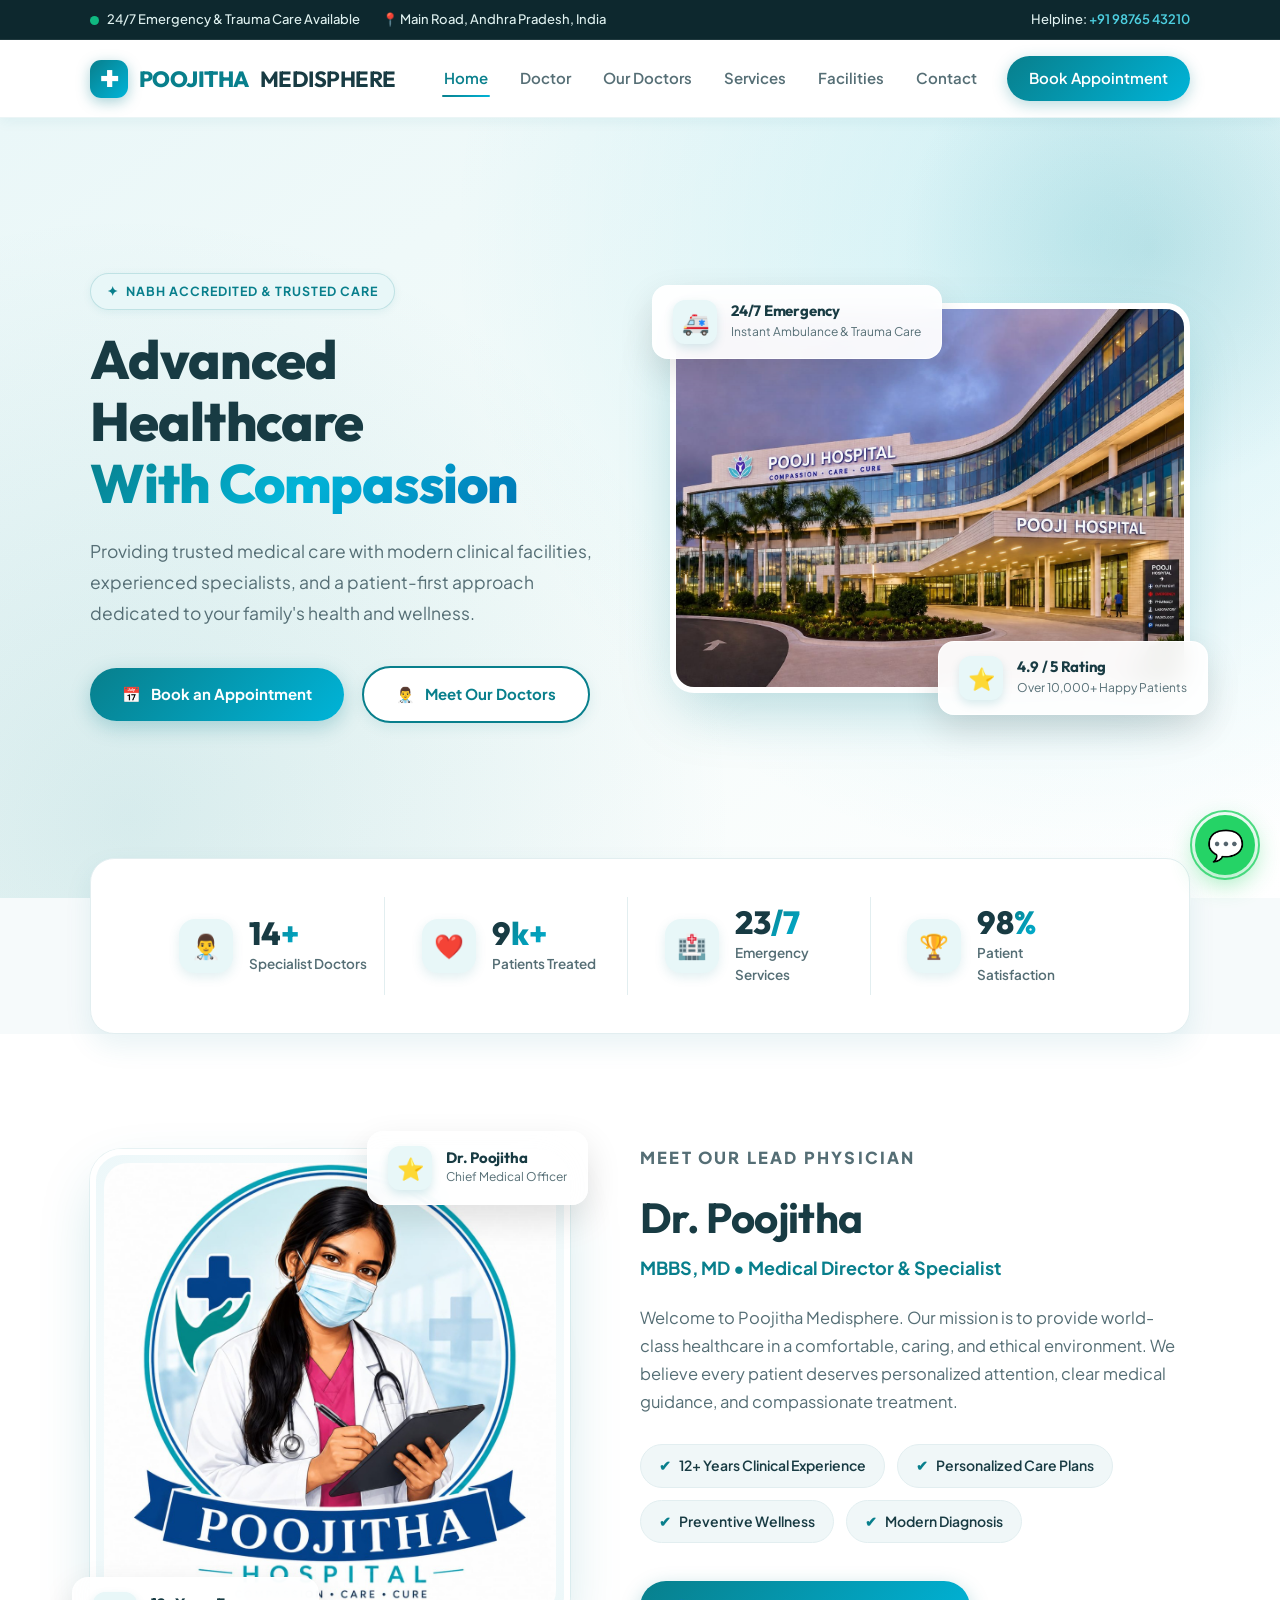
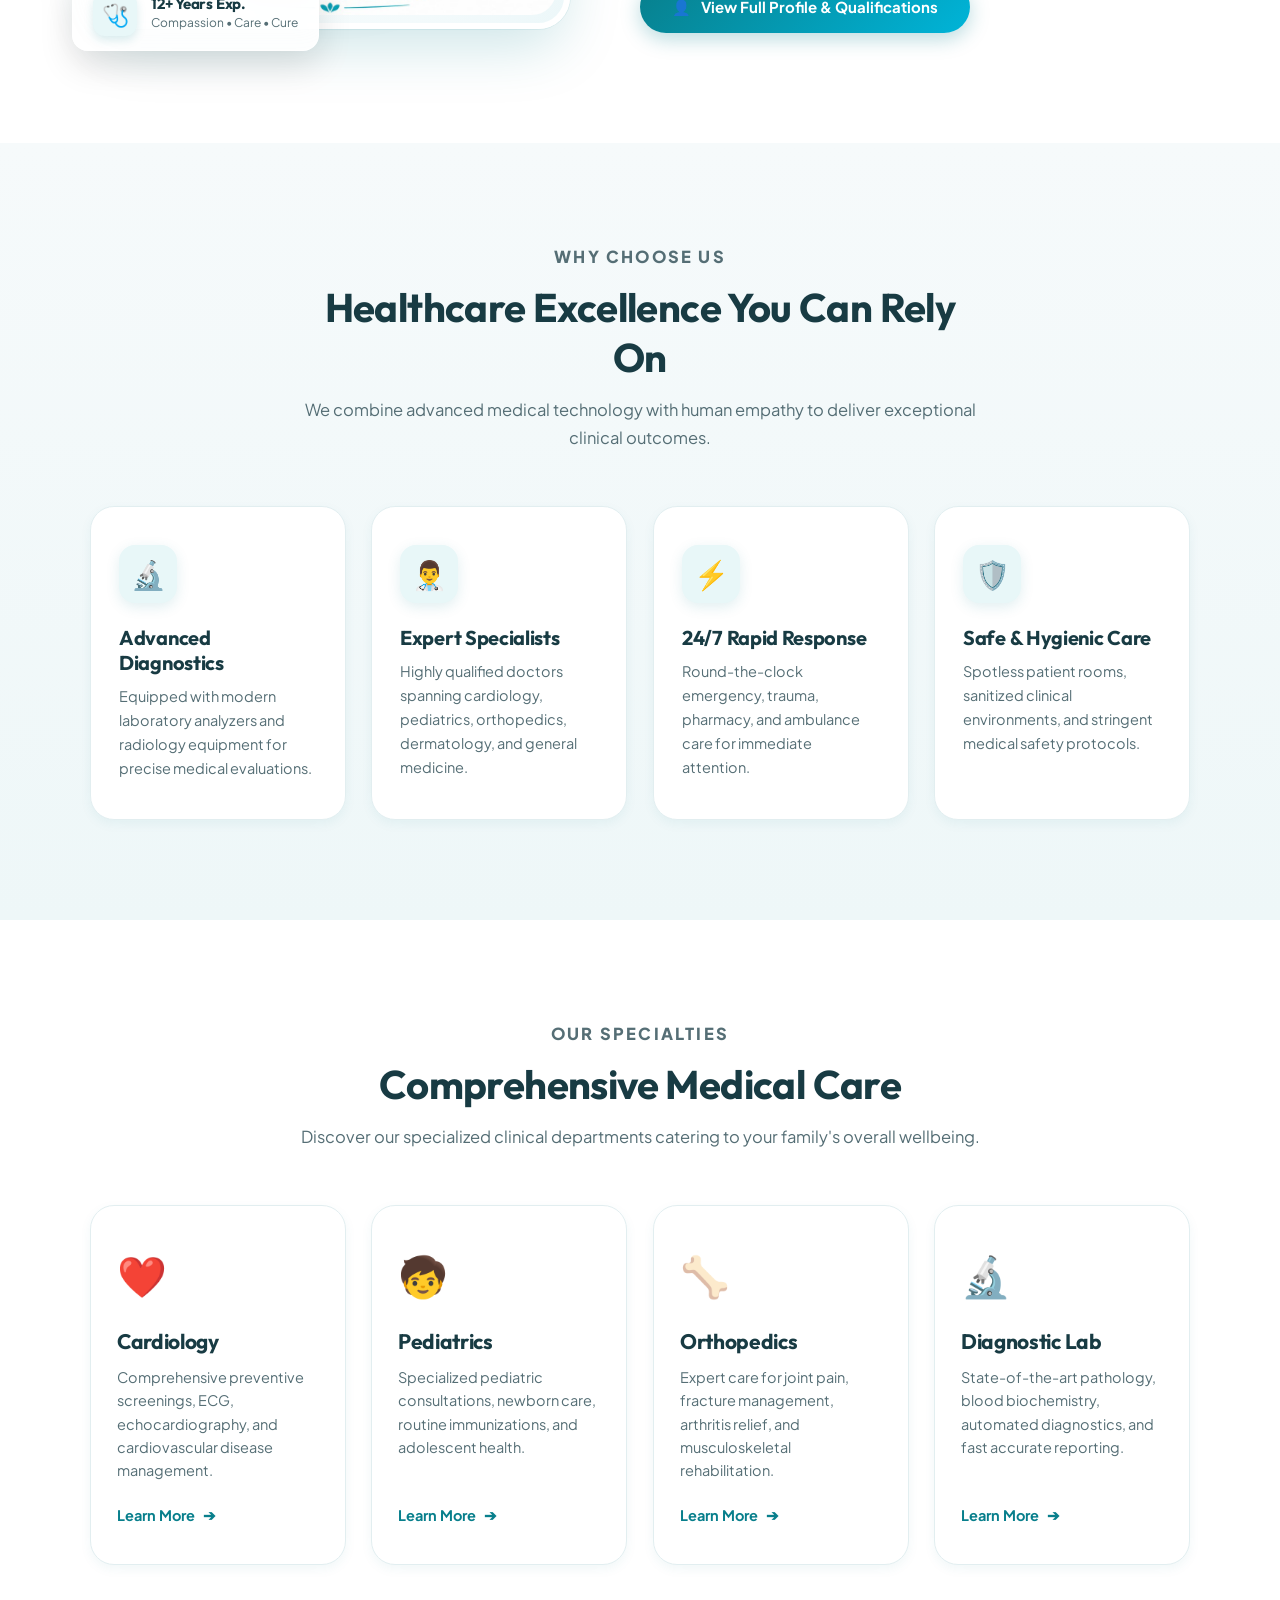
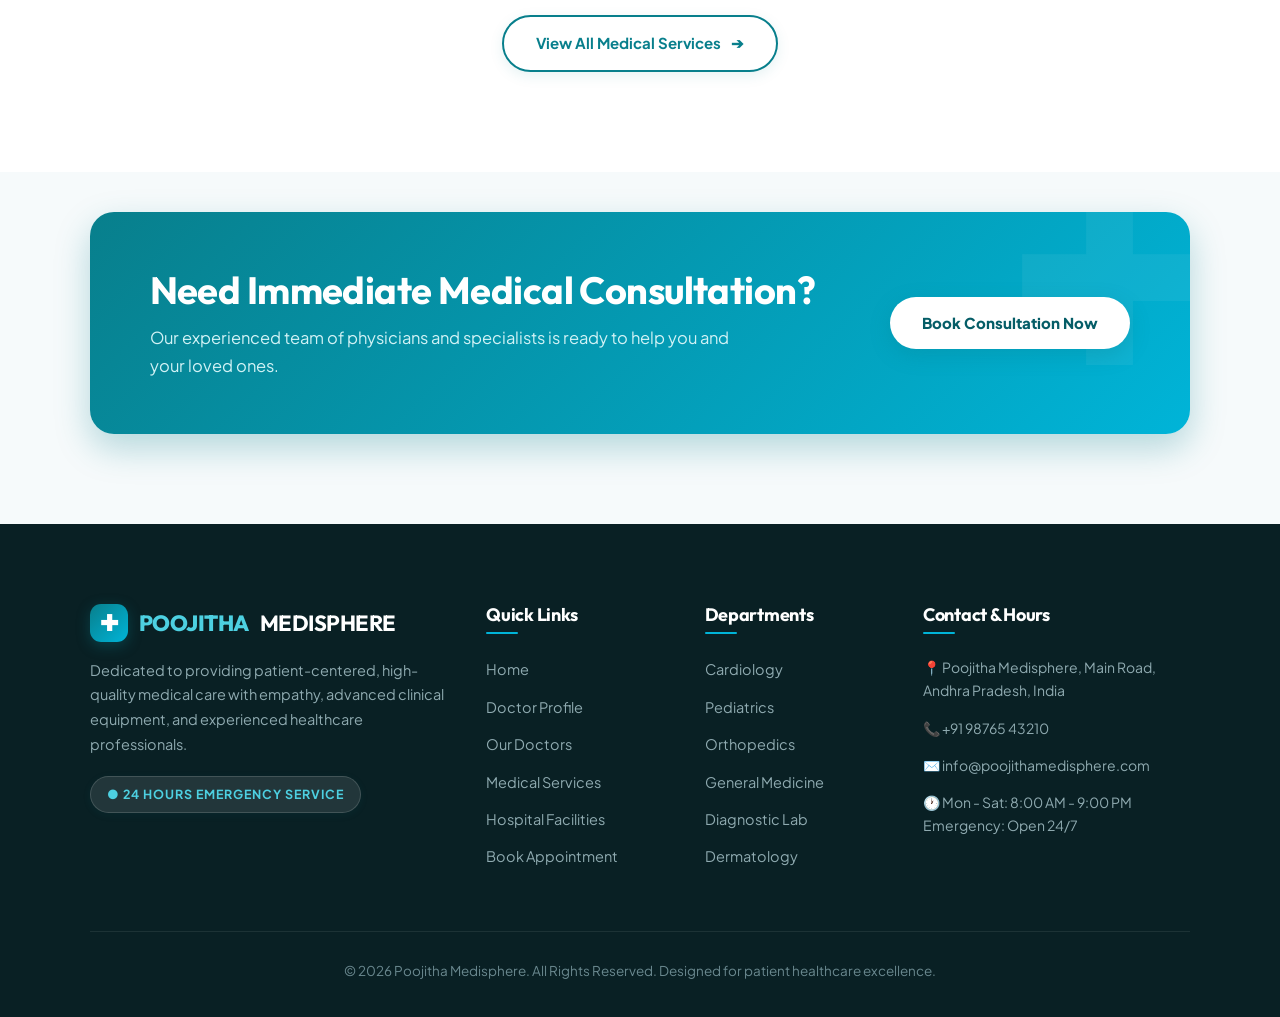
<file: index.html>
<!DOCTYPE html>
<html lang="en">

<head>
    <meta charset="UTF-8">
    <meta name="viewport" content="width=device-width, initial-scale=1.0">
    <meta name="description" content="Poojitha Medisphere - Advanced Healthcare with Compassion. Trusted medical care, specialist doctors, and modern facilities.">
    <title>Poojitha Medisphere | Advanced Healthcare With Compassion</title>
    <link rel="stylesheet" href="style.css">
</head>

<body>

    <!-- Top Emergency Bar -->
    <div class="top-bar">
        <div class="top-bar-left">
            <span><span class="pulse-dot"></span> 24/7 Emergency & Trauma Care Available</span>
            <span>📍 Main Road, Andhra Pradesh, India</span>
        </div>
        <div class="top-bar-right">
            <span>Helpline: <a href="tel:+919876543210">+91 98765 43210</a></span>
        </div>
    </div>

    <!-- Navigation Bar -->
    <header>
        <div class="logo">
            <div class="cross-icon">✚</div>
            POOJITHA <b>MEDISPHERE</b>
        </div>

        <button class="mobile-menu-btn" id="mobileMenuBtn" aria-label="Toggle navigation">
            ☰
        </button>

        <nav id="mainNav">
            <a href="index.html" class="active">Home</a>
            <a href="doctor.html">Doctor</a>
            <a href="doctors.html">Our Doctors</a>
            <a href="services.html">Services</a>
            <a href="facilities.html">Facilities</a>
            <a href="contact.html">Contact</a>
            <a href="contact.html" class="nav-cta">Book Appointment</a>
        </nav>
    </header>

    <!-- Hero Section -->
    <section class="hero">
        <div class="hero-content">
            <div class="badge-pill">
                <span>✦</span> NABH Accredited & Trusted Care
            </div>

            <h1>
                Advanced Healthcare
                <br>
                <span>With Compassion</span>
            </h1>

            <p>
                Providing trusted medical care with modern clinical facilities,
                experienced specialists, and a patient-first approach dedicated to
                your family's health and wellness.
            </p>

            <div class="hero-buttons">
                <a href="contact.html" class="btn">
                    <span>📅</span> Book an Appointment
                </a>
                <a href="doctors.html" class="btn btn-secondary">
                    <span>👨‍⚕️</span> Meet Our Doctors
                </a>
            </div>
        </div>

        <div class="hero-image-wrapper">
            <!-- Floating Top Badge -->
            <div class="floating-badge floating-badge-top">
                <div class="badge-icon">🚑</div>
                <div class="badge-info">
                    <h4>24/7 Emergency</h4>
                    <p>Instant Ambulance & Trauma Care</p>
                </div>
            </div>

            <div class="hero-image-container">
                <img src="css/js/images/hospital.jpeg" alt="Poojitha Medisphere Hospital Building">
            </div>

            <!-- Floating Bottom Badge -->
            <div class="floating-badge floating-badge-bottom">
                <div class="badge-icon">⭐</div>
                <div class="badge-info">
                    <h4>4.9 / 5 Rating</h4>
                    <p>Over 10,000+ Happy Patients</p>
                </div>
            </div>
        </div>
    </section>

    <!-- Statistical Highlights Strip -->
    <div class="stats-strip">
        <div class="stats-grid">
            <div class="stat-item">
                <div class="stat-icon">👨‍⚕️</div>
                <div>
                    <div class="stat-number">15<span>+</span></div>
                    <div class="stat-label">Specialist Doctors</div>
                </div>
            </div>
            <div class="stat-item">
                <div class="stat-icon">❤️</div>
                <div>
                    <div class="stat-number">10k<span>+</span></div>
                    <div class="stat-label">Patients Treated</div>
                </div>
            </div>
            <div class="stat-item">
                <div class="stat-icon">🏥</div>
                <div>
                    <div class="stat-number">24<span>/7</span></div>
                    <div class="stat-label">Emergency Services</div>
                </div>
            </div>
            <div class="stat-item">
                <div class="stat-icon">🏆</div>
                <div>
                    <div class="stat-number">99<span>%</span></div>
                    <div class="stat-label">Patient Satisfaction</div>
                </div>
            </div>
        </div>
    </div>

    <!-- About Section (Doctor Spotlight) -->
    <section class="about">
        <div class="about-image-wrapper">
            <div class="about-image-glow"></div>
            <div class="about-image-container">
                <img src="css/js/images/dr_poojitha_home.jpg" alt="Dr. Poojitha - Chief Medical Officer | Poojitha Hospital" class="about-spotlight-img">
            </div>
            <div class="floating-badge floating-badge-top-right">
                <div class="badge-icon">⭐</div>
                <div class="badge-info">
                    <h4>Dr. Poojitha</h4>
                    <p>Chief Medical Officer</p>
                </div>
            </div>
            <div class="floating-badge floating-badge-bottom-left">
                <div class="badge-icon">🩺</div>
                <div class="badge-info">
                    <h4>12+ Years Exp.</h4>
                    <p>Compassion • Care • Cure</p>
                </div>
            </div>
        </div>

        <div class="about-content">
            <p class="section-title">MEET OUR LEAD PHYSICIAN</p>
            <h2>Dr. Poojitha</h2>
            <div class="designation">MBBS, MD • Medical Director & Specialist</div>

            <p>
                Welcome to Poojitha Medisphere. Our mission is to provide
                world-class healthcare in a comfortable, caring, and ethical environment.
                We believe every patient deserves personalized attention, clear medical guidance,
                and compassionate treatment.
            </p>

            <div class="highlights-pill-group">
                <div class="highlight-pill"><span>✔</span> 12+ Years Clinical Experience</div>
                <div class="highlight-pill"><span>✔</span> Personalized Care Plans</div>
                <div class="highlight-pill"><span>✔</span> Preventive Wellness</div>
                <div class="highlight-pill"><span>✔</span> Modern Diagnosis</div>
            </div>

            <a href="doctor.html" class="btn">
                <span>👤</span> View Full Profile & Qualifications
            </a>
        </div>
    </section>

    <!-- Why Choose Us / Highlights Section -->
    <section class="highlights-section">
        <div class="section-header">
            <p class="section-title">WHY CHOOSE US</p>
            <h2>Healthcare Excellence You Can Rely On</h2>
            <p>We combine advanced medical technology with human empathy to deliver exceptional clinical outcomes.</p>
        </div>

        <div class="highlights-grid">
            <div class="highlight-card">
                <div class="h-icon">🔬</div>
                <h3>Advanced Diagnostics</h3>
                <p>Equipped with modern laboratory analyzers and radiology equipment for precise medical evaluations.</p>
            </div>

            <div class="highlight-card">
                <div class="h-icon">👨‍⚕️</div>
                <h3>Expert Specialists</h3>
                <p>Highly qualified doctors spanning cardiology, pediatrics, orthopedics, dermatology, and general medicine.</p>
            </div>

            <div class="highlight-card">
                <div class="h-icon">⚡</div>
                <h3>24/7 Rapid Response</h3>
                <p>Round-the-clock emergency, trauma, pharmacy, and ambulance care for immediate attention.</p>
            </div>

            <div class="highlight-card">
                <div class="h-icon">🛡️</div>
                <h3>Safe & Hygienic Care</h3>
                <p>Spotless patient rooms, sanitized clinical environments, and stringent medical safety protocols.</p>
            </div>
        </div>
    </section>

    <!-- Services Preview Section -->
    <section class="services-preview">
        <div class="section-header">
            <p class="section-title">OUR SPECIALTIES</p>
            <h2>Comprehensive Medical Care</h2>
            <p>Discover our specialized clinical departments catering to your family's overall wellbeing.</p>
        </div>

        <div class="service-container">
            <div class="service-card">
                <div class="icon">❤️</div>
                <h3>Cardiology</h3>
                <p>Comprehensive preventive screenings, ECG, echocardiography, and cardiovascular disease management.</p>
                <a href="services.html" class="service-link"><span>Learn More</span> <span class="btn-arrow">➔</span></a>
            </div>

            <div class="service-card">
                <div class="icon">🧒</div>
                <h3>Pediatrics</h3>
                <p>Specialized pediatric consultations, newborn care, routine immunizations, and adolescent health.</p>
                <a href="services.html" class="service-link"><span>Learn More</span> <span class="btn-arrow">➔</span></a>
            </div>

            <div class="service-card">
                <div class="icon">🦴</div>
                <h3>Orthopedics</h3>
                <p>Expert care for joint pain, fracture management, arthritis relief, and musculoskeletal rehabilitation.</p>
                <a href="services.html" class="service-link"><span>Learn More</span> <span class="btn-arrow">➔</span></a>
            </div>

            <div class="service-card">
                <div class="icon">🔬</div>
                <h3>Diagnostic Lab</h3>
                <p>State-of-the-art pathology, blood biochemistry, automated diagnostics, and fast accurate reporting.</p>
                <a href="services.html" class="service-link"><span>Learn More</span> <span class="btn-arrow">➔</span></a>
            </div>
        </div>

        <a href="services.html" class="btn btn-secondary">
            <span>View All Medical Services</span>
            <span class="btn-arrow">➔</span>
        </a>
    </section>

    <!-- Call To Action Strip -->
    <div class="cta-strip">
        <div class="cta-content">
            <h2>Need Immediate Medical Consultation?</h2>
            <p>Our experienced team of physicians and specialists is ready to help you and your loved ones.</p>
        </div>
        <div class="cta-btn-wrapper">
            <a href="contact.html" class="btn btn-white">
                Book Consultation Now
            </a>
        </div>
    </div>

    <!-- Footer -->
    <footer>
        <div class="footer-grid">
            <div class="footer-brand">
                <div class="logo">
                    <div class="cross-icon">✚</div>
                    POOJITHA <b>MEDISPHERE</b>
                </div>
                <p>
                    Dedicated to providing patient-centered, high-quality medical care with empathy, advanced clinical equipment, and experienced healthcare professionals.
                </p>
                <div class="badge-pill" style="background: rgba(255,255,255,0.1); color: #4dd0e1; border-color: rgba(255,255,255,0.15);">
                    ● 24 Hours Emergency Service
                </div>
            </div>

            <div class="footer-col">
                <h3>Quick Links</h3>
                <ul class="footer-links">
                    <li><a href="index.html">Home</a></li>
                    <li><a href="doctor.html">Doctor Profile</a></li>
                    <li><a href="doctors.html">Our Doctors</a></li>
                    <li><a href="services.html">Medical Services</a></li>
                    <li><a href="facilities.html">Hospital Facilities</a></li>
                    <li><a href="contact.html">Book Appointment</a></li>
                </ul>
            </div>

            <div class="footer-col">
                <h3>Departments</h3>
                <ul class="footer-links">
                    <li><a href="services.html">Cardiology</a></li>
                    <li><a href="services.html">Pediatrics</a></li>
                    <li><a href="services.html">Orthopedics</a></li>
                    <li><a href="services.html">General Medicine</a></li>
                    <li><a href="services.html">Diagnostic Lab</a></li>
                    <li><a href="services.html">Dermatology</a></li>
                </ul>
            </div>

            <div class="footer-col">
                <h3>Contact & Hours</h3>
                <div class="footer-contact-info">
                    <p>📍 Poojitha Medisphere, Main Road, Andhra Pradesh, India</p>
                    <p>📞 +91 98765 43210</p>
                    <p>✉️ info@poojithamedisphere.com</p>
                    <p>🕐 Mon - Sat: 8:00 AM - 9:00 PM<br>Emergency: Open 24/7</p>
                </div>
            </div>
        </div>

        <div class="footer-bottom">
            <p>© 2026 Poojitha Medisphere. All Rights Reserved. Designed for patient healthcare excellence.</p>
        </div>
    </footer>

    <!-- Floating Action Button -->
    <a href="https://wa.me/919876543210" target="_blank" rel="noopener noreferrer" class="floating-action-btn" title="Chat on WhatsApp" aria-label="WhatsApp Contact">
        💬
    </a>

    <!-- Toast Notification Container -->
    <div id="toast" class="toast-msg">
        <span>✅</span>
        <span id="toastText">Appointment request received!</span>
    </div>

    <script src="script.js"></script>

</body>
</html>
</file>
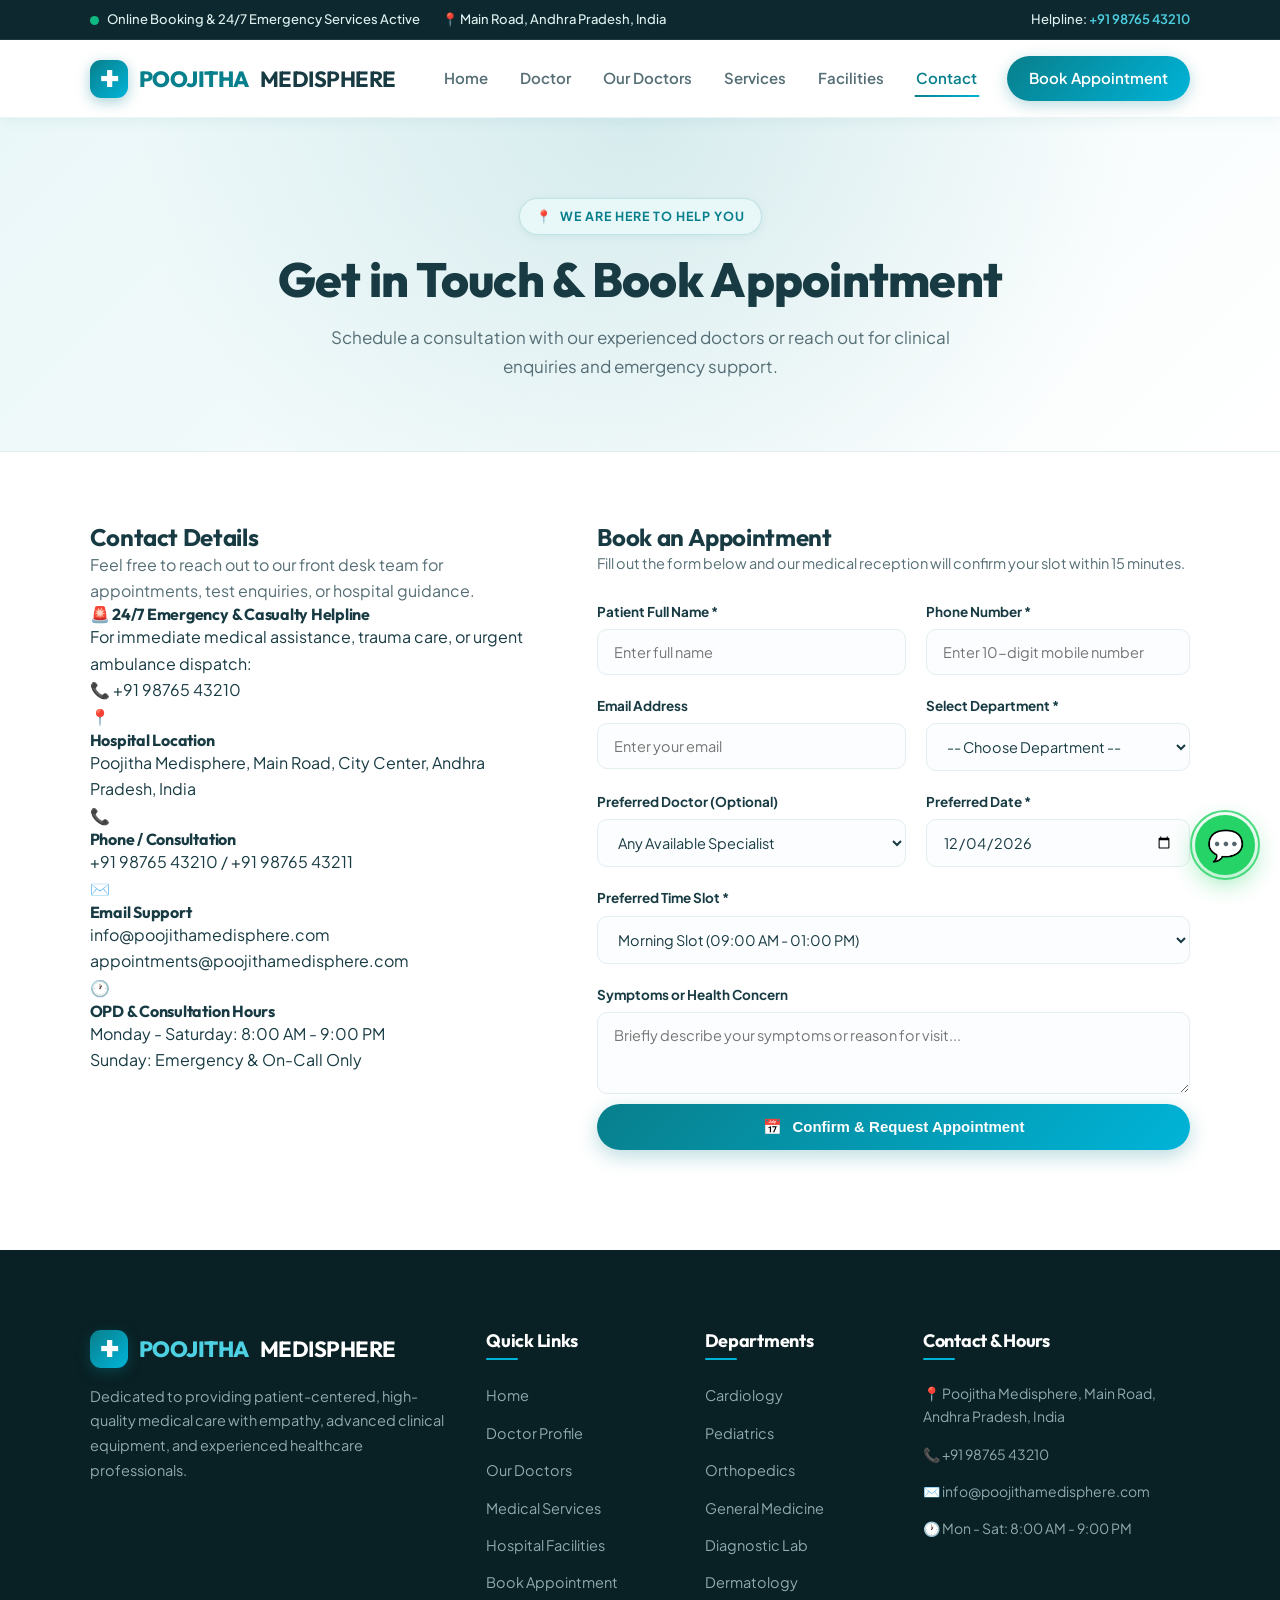
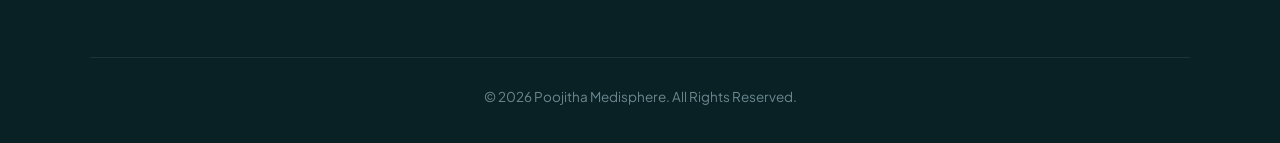
<file: contact.html>
<!DOCTYPE html>
<html lang="en">

<head>
    <meta charset="UTF-8">
    <meta name="viewport" content="width=device-width, initial-scale=1.0">
    <meta name="description" content="Contact Poojitha Medisphere and book an appointment with our specialist physicians and surgeons. 24/7 emergency helpline and hospital directions.">
    <title>Contact & Book Appointment | Poojitha Medisphere</title>
    <link rel="stylesheet" href="style.css">
</head>

<body>

    <!-- Top Emergency Bar -->
    <div class="top-bar">
        <div class="top-bar-left">
            <span><span class="pulse-dot"></span> Online Booking & 24/7 Emergency Services Active</span>
            <span>📍 Main Road, Andhra Pradesh, India</span>
        </div>
        <div class="top-bar-right">
            <span>Helpline: <a href="tel:+919876543210">+91 98765 43210</a></span>
        </div>
    </div>

    <!-- Navigation -->
    <header>
        <div class="logo">
            <div class="cross-icon">✚</div>
            POOJITHA <b>MEDISPHERE</b>
        </div>

        <button class="mobile-menu-btn" id="mobileMenuBtn" aria-label="Toggle navigation">
            ☰
        </button>

        <nav id="mainNav">
            <a href="index.html">Home</a>
            <a href="doctor.html">Doctor</a>
            <a href="doctors.html">Our Doctors</a>
            <a href="services.html">Services</a>
            <a href="facilities.html">Facilities</a>
            <a href="contact.html" class="active">Contact</a>
            <a href="contact.html" class="nav-cta">Book Appointment</a>
        </nav>
    </header>

    <!-- Page Banner -->
    <section class="page-banner">
        <div class="badge-pill">
            <span>📍</span> We Are Here To Help You
        </div>
        <h1>Get in Touch & Book Appointment</h1>
        <p>
            Schedule a consultation with our experienced doctors or reach out for clinical enquiries and emergency support.
        </p>
    </section>

    <!-- Contact & Booking Section -->
    <section class="contact-section">

        <!-- Left: Contact Information -->
        <div class="contact-info">
            <h2>Contact Details</h2>
            <p style="color: var(--text-muted);">
                Feel free to reach out to our front desk team for appointments, test enquiries, or hospital guidance.
            </p>

            <!-- Emergency Callout Box -->
            <div class="emergency-callout">
                <h4>🚨 24/7 Emergency & Casualty Helpline</h4>
                <p>For immediate medical assistance, trauma care, or urgent ambulance dispatch:</p>
                <a href="tel:+919876543210" class="tel-btn">📞 +91 98765 43210</a>
            </div>

            <!-- Address Card -->
            <div class="contact-card-item">
                <div class="c-icon">📍</div>
                <div>
                    <h4>Hospital Location</h4>
                    <p>Poojitha Medisphere, Main Road, City Center, Andhra Pradesh, India</p>
                </div>
            </div>

            <!-- Phone Card -->
            <div class="contact-card-item">
                <div class="c-icon">📞</div>
                <div>
                    <h4>Phone / Consultation</h4>
                    <p>+91 98765 43210 / +91 98765 43211</p>
                </div>
            </div>

            <!-- Email Card -->
            <div class="contact-card-item">
                <div class="c-icon">✉️</div>
                <div>
                    <h4>Email Support</h4>
                    <p>info@poojithamedisphere.com<br>appointments@poojithamedisphere.com</p>
                </div>
            </div>

            <!-- Working Hours Card -->
            <div class="contact-card-item">
                <div class="c-icon">🕐</div>
                <div>
                    <h4>OPD & Consultation Hours</h4>
                    <p>Monday - Saturday: 8:00 AM - 9:00 PM<br>Sunday: Emergency & On-Call Only</p>
                </div>
            </div>
        </div>

        <!-- Right: Appointment Booking Form -->
        <div class="appointment-form">
            <h2>Book an Appointment</h2>
            <p style="color: var(--text-muted); margin-bottom: 20px; font-size: 14.5px;">
                Fill out the form below and our medical reception will confirm your slot within 15 minutes.
            </p>

            <form id="appointmentForm">
                <div class="form-grid">
                    <div class="form-group">
                        <label for="name">Patient Full Name *</label>
                        <input type="text" id="name" placeholder="Enter full name" required>
                    </div>

                    <div class="form-group">
                        <label for="phone">Phone Number *</label>
                        <input type="tel" id="phone" placeholder="Enter 10-digit mobile number" required>
                    </div>

                    <div class="form-group">
                        <label for="email">Email Address</label>
                        <input type="email" id="email" placeholder="Enter your email">
                    </div>

                    <div class="form-group">
                        <label for="department">Select Department *</label>
                        <select id="department" required>
                            <option value="">-- Choose Department --</option>
                            <option value="General Medicine">General Medicine</option>
                            <option value="Cardiology">Cardiology</option>
                            <option value="Pediatrics">Pediatrics</option>
                            <option value="Orthopedics">Orthopedics</option>
                            <option value="Dermatology">Dermatology</option>
                            <option value="Diagnostic Lab">Diagnostic Lab & Health Check</option>
                        </select>
                    </div>

                    <div class="form-group">
                        <label for="doctor">Preferred Doctor (Optional)</label>
                        <select id="doctor">
                            <option value="">Any Available Specialist</option>
                            <option value="Dr. Poojitha">Dr. Poojitha (Chief Medical Officer)</option>
                            <option value="Dr. Saritha">Dr. Saritha (Cardiologist)</option>
                            <option value="Dr. Shahida">Dr. Shahida (Pediatrician)</option>
                            <option value="Dr. Niharika">Dr. Niharika (MBBS / General Physician)</option>
                            <option value="Dr. Sindhuja">Dr. Sindhuja (General Physician)</option>
                            <option value="Dr. Naga Bhushanam">Dr. Naga Bhushanam (Dermatologist)</option>
                        </select>
                    </div>

                    <div class="form-group">
                        <label for="date">Preferred Date *</label>
                        <input type="date" id="date" required>
                    </div>

                    <div class="form-group full-width">
                        <label for="timeslot">Preferred Time Slot *</label>
                        <select id="timeslot" required>
                            <option value="Morning">Morning Slot (09:00 AM - 01:00 PM)</option>
                            <option value="Afternoon">Afternoon Slot (02:00 PM - 05:00 PM)</option>
                            <option value="Evening">Evening Slot (05:00 PM - 08:30 PM)</option>
                        </select>
                    </div>

                    <div class="form-group full-width">
                        <label for="message">Symptoms or Health Concern</label>
                        <textarea id="message" rows="3" placeholder="Briefly describe your symptoms or reason for visit..."></textarea>
                    </div>
                </div>

                <button type="submit" class="btn" style="width: 100%; margin-top: 10px;">
                    <span>📅</span> Confirm & Request Appointment
                </button>
            </form>
        </div>

    </section>

    <!-- Footer -->
    <footer>
        <div class="footer-grid">
            <div class="footer-brand">
                <div class="logo">
                    <div class="cross-icon">✚</div>
                    POOJITHA <b>MEDISPHERE</b>
                </div>
                <p>
                    Dedicated to providing patient-centered, high-quality medical care with empathy, advanced clinical equipment, and experienced healthcare professionals.
                </p>
            </div>

            <div class="footer-col">
                <h3>Quick Links</h3>
                <ul class="footer-links">
                    <li><a href="index.html">Home</a></li>
                    <li><a href="doctor.html">Doctor Profile</a></li>
                    <li><a href="doctors.html">Our Doctors</a></li>
                    <li><a href="services.html">Medical Services</a></li>
                    <li><a href="facilities.html">Hospital Facilities</a></li>
                    <li><a href="contact.html">Book Appointment</a></li>
                </ul>
            </div>

            <div class="footer-col">
                <h3>Departments</h3>
                <ul class="footer-links">
                    <li><a href="services.html">Cardiology</a></li>
                    <li><a href="services.html">Pediatrics</a></li>
                    <li><a href="services.html">Orthopedics</a></li>
                    <li><a href="services.html">General Medicine</a></li>
                    <li><a href="services.html">Diagnostic Lab</a></li>
                    <li><a href="services.html">Dermatology</a></li>
                </ul>
            </div>

            <div class="footer-col">
                <h3>Contact & Hours</h3>
                <div class="footer-contact-info">
                    <p>📍 Poojitha Medisphere, Main Road, Andhra Pradesh, India</p>
                    <p>📞 +91 98765 43210</p>
                    <p>✉️ info@poojithamedisphere.com</p>
                    <p>🕐 Mon - Sat: 8:00 AM - 9:00 PM</p>
                </div>
            </div>
        </div>

        <div class="footer-bottom">
            <p>© 2026 Poojitha Medisphere. All Rights Reserved.</p>
        </div>
    </footer>

    <!-- Floating Action Button -->
    <a href="https://wa.me/919876543210" target="_blank" rel="noopener noreferrer" class="floating-action-btn" title="Chat on WhatsApp" aria-label="WhatsApp Contact">
        💬
    </a>

    <!-- Toast Notification Container -->
    <div id="toast" class="toast-msg">
        <span>✅</span>
        <span id="toastText">Appointment request received!</span>
    </div>

    <script src="script.js"></script>

</body>
</html>
</file>
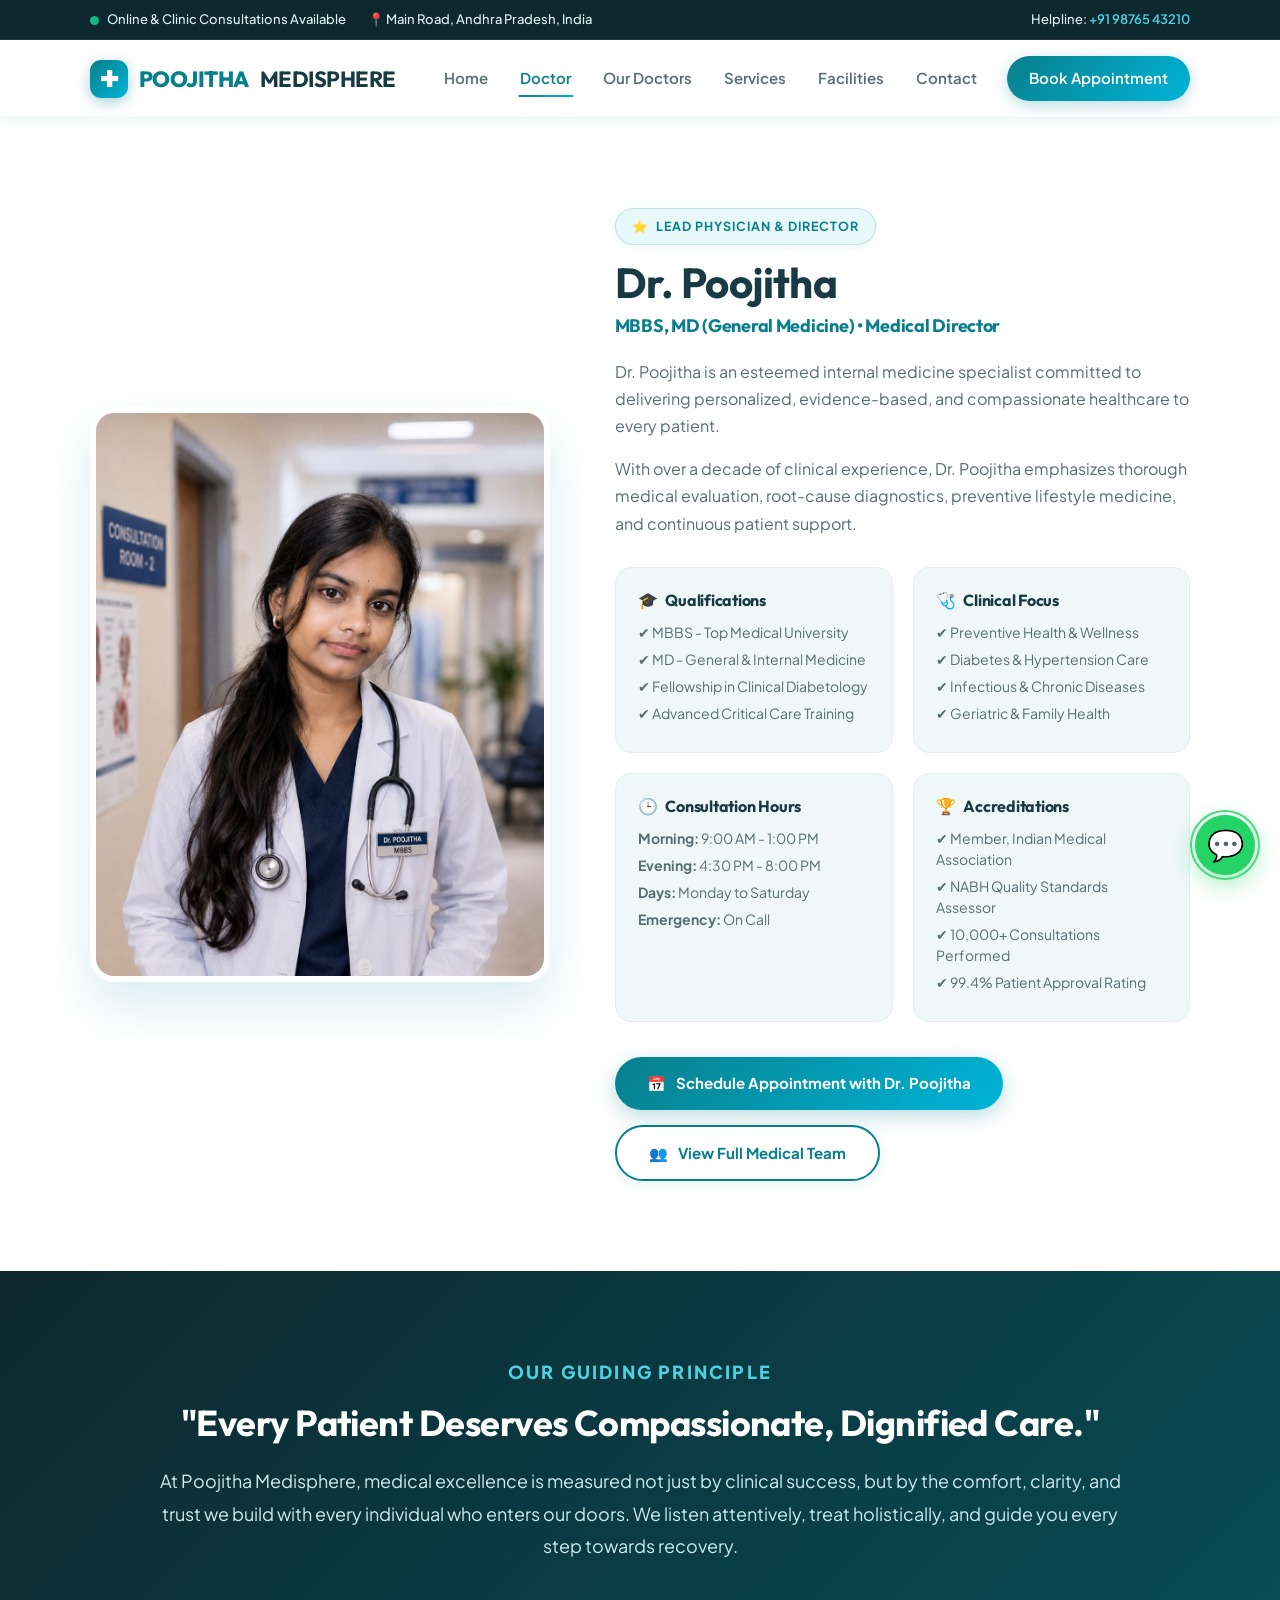
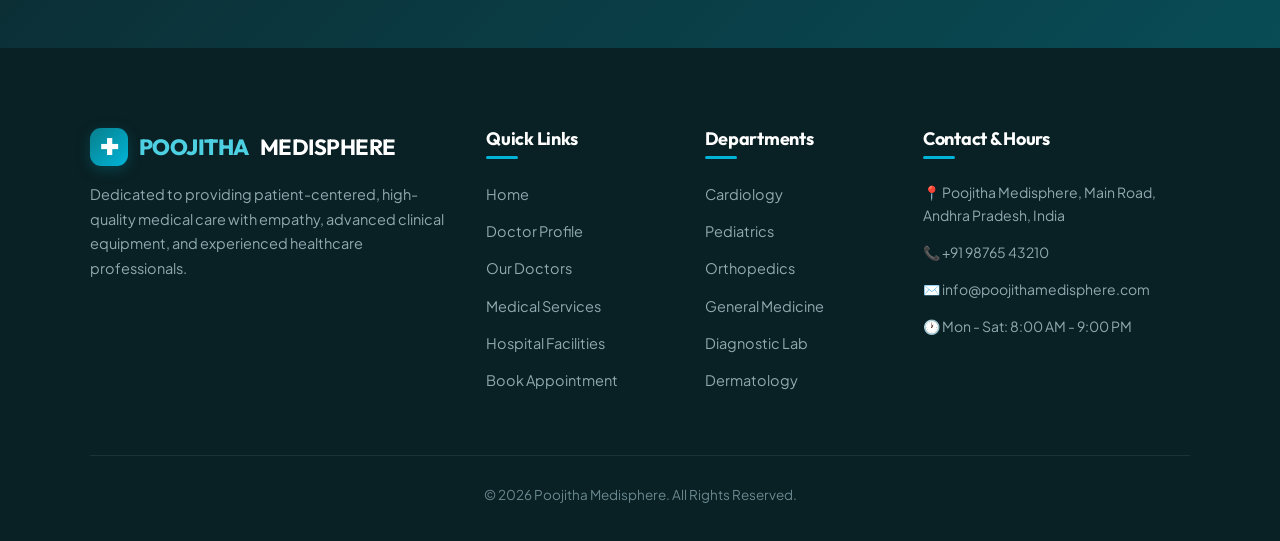
<file: doctor.html>
<!DOCTYPE html>
<html lang="en">

<head>
    <meta charset="UTF-8">
    <meta name="viewport" content="width=device-width, initial-scale=1.0">
    <meta name="description" content="Dr. Poojitha - Chief Medical Officer & Internal Medicine Specialist at Poojitha Medisphere. View qualifications, consultation hours, and clinical background.">
    <title>Dr. Poojitha | Chief Medical Officer | Poojitha Medisphere</title>
    <link rel="stylesheet" href="style.css">
</head>

<body>

    <!-- Top Emergency Bar -->
    <div class="top-bar">
        <div class="top-bar-left">
            <span><span class="pulse-dot"></span> Online & Clinic Consultations Available</span>
            <span>📍 Main Road, Andhra Pradesh, India</span>
        </div>
        <div class="top-bar-right">
            <span>Helpline: <a href="tel:+919876543210">+91 98765 43210</a></span>
        </div>
    </div>

    <!-- Navigation -->
    <header>
        <div class="logo">
            <div class="cross-icon">✚</div>
            POOJITHA <b>MEDISPHERE</b>
        </div>

        <button class="mobile-menu-btn" id="mobileMenuBtn" aria-label="Toggle navigation">
            ☰
        </button>

        <nav id="mainNav">
            <a href="index.html">Home</a>
            <a href="doctor.html" class="active">Doctor</a>
            <a href="doctors.html">Our Doctors</a>
            <a href="services.html">Services</a>
            <a href="facilities.html">Facilities</a>
            <a href="contact.html">Contact</a>
            <a href="contact.html" class="nav-cta">Book Appointment</a>
        </nav>
    </header>

    <!-- Doctor Section -->
    <section class="doctor-section">
        <div class="doctor-image">
            <div class="doctor-image-frame">
                <img src="css/js/images/doctor.jpeg" alt="Dr. Poojitha - Lead Physician">
            </div>
        </div>

        <div class="doctor-info">
            <div class="badge-pill">
                <span>⭐</span> Lead Physician & Director
            </div>
            <h1>Dr. Poojitha</h1>
            <h3>MBBS, MD (General Medicine) • Medical Director</h3>

            <p>
                Dr. Poojitha is an esteemed internal medicine specialist committed to delivering personalized, evidence-based, and compassionate healthcare to every patient.
            </p>

            <p>
                With over a decade of clinical experience, Dr. Poojitha emphasizes thorough medical evaluation, root-cause diagnostics, preventive lifestyle medicine, and continuous patient support.
            </p>

            <!-- Qualification & Details Grid -->
            <div class="qualification-grid">
                <div class="qualification">
                    <h3><span>🎓</span> Qualifications</h3>
                    <p>✔ MBBS - Top Medical University</p>
                    <p>✔ MD - General & Internal Medicine</p>
                    <p>✔ Fellowship in Clinical Diabetology</p>
                    <p>✔ Advanced Critical Care Training</p>
                </div>

                <div class="qualification">
                    <h3><span>🩺</span> Clinical Focus</h3>
                    <p>✔ Preventive Health & Wellness</p>
                    <p>✔ Diabetes & Hypertension Care</p>
                    <p>✔ Infectious & Chronic Diseases</p>
                    <p>✔ Geriatric & Family Health</p>
                </div>

                <div class="qualification">
                    <h3><span>🕒</span> Consultation Hours</h3>
                    <p><strong>Morning:</strong> 9:00 AM - 1:00 PM</p>
                    <p><strong>Evening:</strong> 4:30 PM - 8:00 PM</p>
                    <p><strong>Days:</strong> Monday to Saturday</p>
                    <p><strong>Emergency:</strong> On Call</p>
                </div>

                <div class="qualification">
                    <h3><span>🏆</span> Accreditations</h3>
                    <p>✔ Member, Indian Medical Association</p>
                    <p>✔ NABH Quality Standards Assessor</p>
                    <p>✔ 10,000+ Consultations Performed</p>
                    <p>✔ 99.4% Patient Approval Rating</p>
                </div>
            </div>

            <div style="display: flex; gap: 15px; flex-wrap: wrap;">
                <a href="contact.html?dept=General%20Medicine" class="btn">
                    <span>📅</span> Schedule Appointment with Dr. Poojitha
                </a>
                <a href="doctors.html" class="btn btn-secondary">
                    <span>👥</span> View Full Medical Team
                </a>
            </div>
        </div>
    </section>

    <!-- Doctor Philosophy Section -->
    <section class="doctor-philosophy">
        <p class="section-title">OUR GUIDING PRINCIPLE</p>
        <h2>"Every Patient Deserves Compassionate, Dignified Care."</h2>
        <p>
            At Poojitha Medisphere, medical excellence is measured not just by clinical success, but by the comfort, clarity, and trust we build with every individual who enters our doors. We listen attentively, treat holistically, and guide you every step towards recovery.
        </p>
    </section>

    <!-- Footer -->
    <footer>
        <div class="footer-grid">
            <div class="footer-brand">
                <div class="logo">
                    <div class="cross-icon">✚</div>
                    POOJITHA <b>MEDISPHERE</b>
                </div>
                <p>
                    Dedicated to providing patient-centered, high-quality medical care with empathy, advanced clinical equipment, and experienced healthcare professionals.
                </p>
            </div>

            <div class="footer-col">
                <h3>Quick Links</h3>
                <ul class="footer-links">
                    <li><a href="index.html">Home</a></li>
                    <li><a href="doctor.html">Doctor Profile</a></li>
                    <li><a href="doctors.html">Our Doctors</a></li>
                    <li><a href="services.html">Medical Services</a></li>
                    <li><a href="facilities.html">Hospital Facilities</a></li>
                    <li><a href="contact.html">Book Appointment</a></li>
                </ul>
            </div>

            <div class="footer-col">
                <h3>Departments</h3>
                <ul class="footer-links">
                    <li><a href="services.html">Cardiology</a></li>
                    <li><a href="services.html">Pediatrics</a></li>
                    <li><a href="services.html">Orthopedics</a></li>
                    <li><a href="services.html">General Medicine</a></li>
                    <li><a href="services.html">Diagnostic Lab</a></li>
                    <li><a href="services.html">Dermatology</a></li>
                </ul>
            </div>

            <div class="footer-col">
                <h3>Contact & Hours</h3>
                <div class="footer-contact-info">
                    <p>📍 Poojitha Medisphere, Main Road, Andhra Pradesh, India</p>
                    <p>📞 +91 98765 43210</p>
                    <p>✉️ info@poojithamedisphere.com</p>
                    <p>🕐 Mon - Sat: 8:00 AM - 9:00 PM</p>
                </div>
            </div>
        </div>

        <div class="footer-bottom">
            <p>© 2026 Poojitha Medisphere. All Rights Reserved.</p>
        </div>
    </footer>

    <!-- Floating Action Button -->
    <a href="https://wa.me/919876543210" target="_blank" rel="noopener noreferrer" class="floating-action-btn" title="Chat on WhatsApp" aria-label="WhatsApp Contact">
        💬
    </a>

    <script src="script.js"></script>

</body>
</html>
</file>
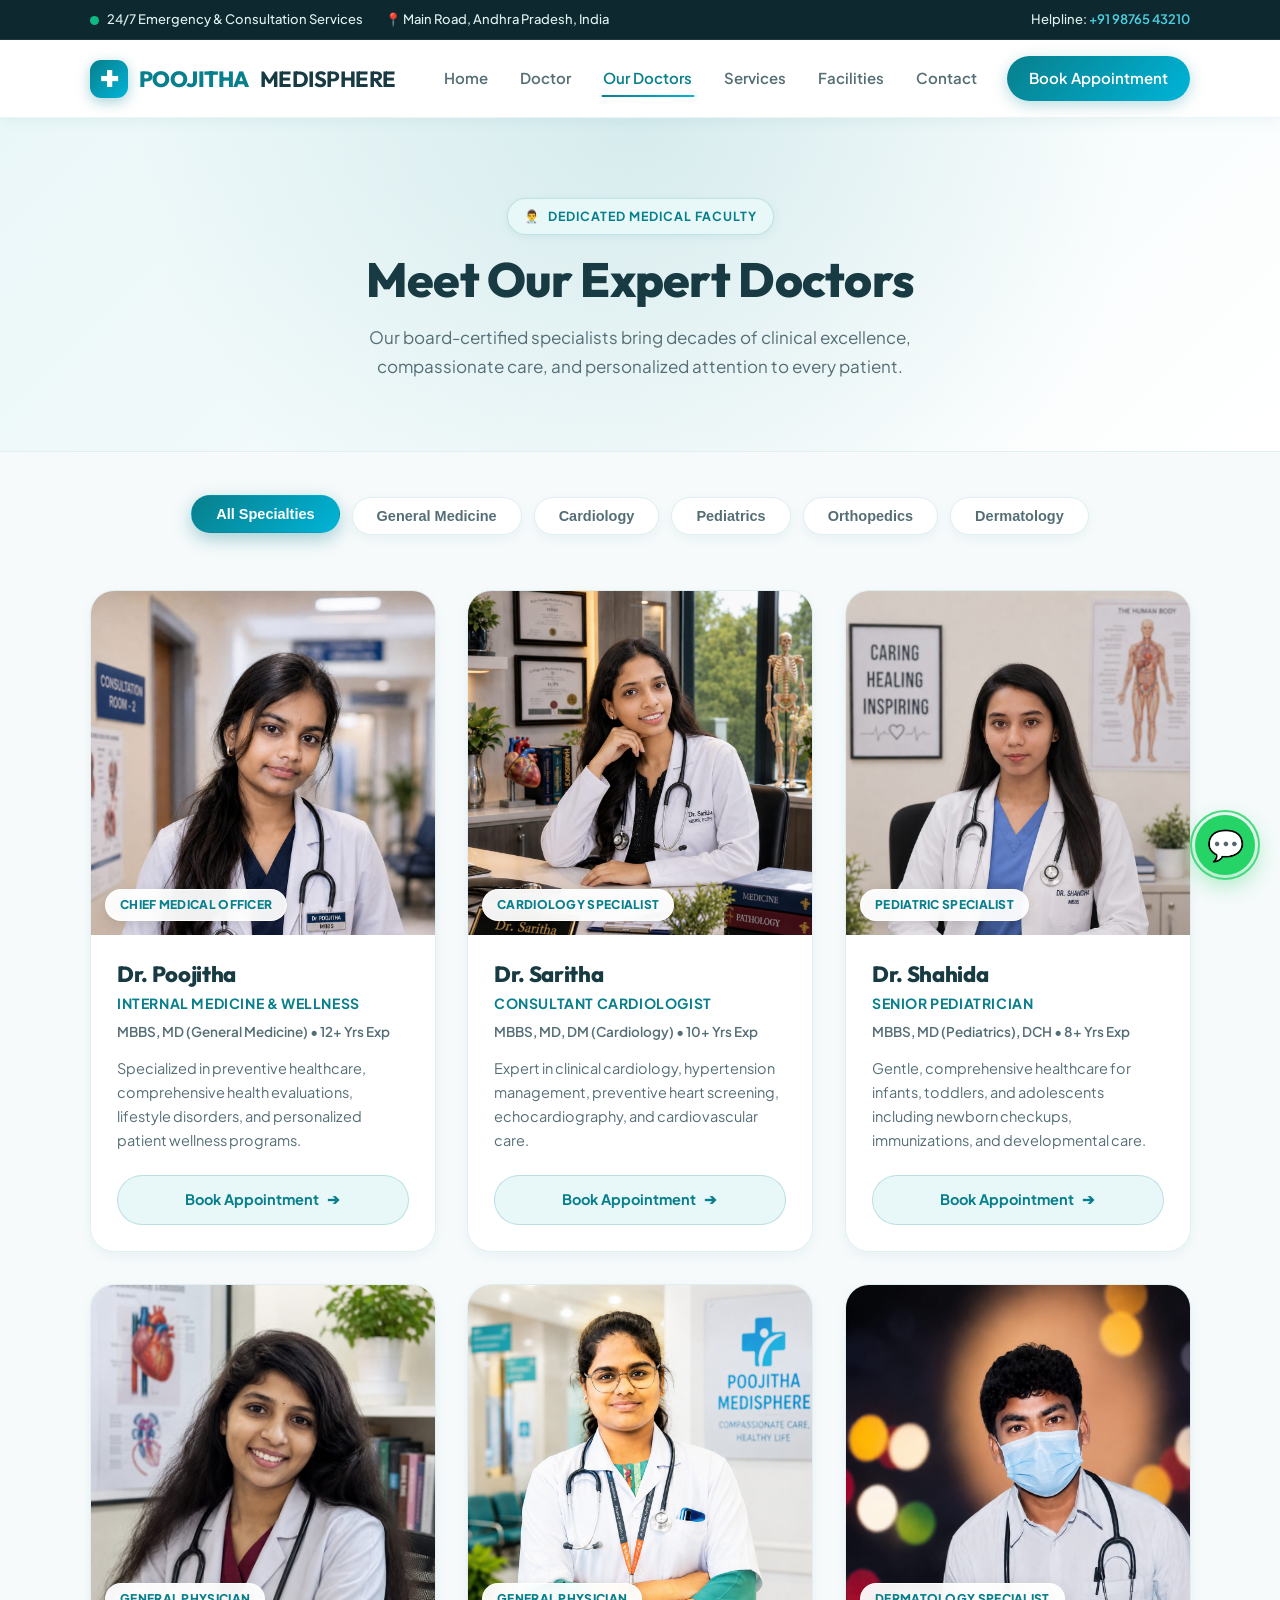
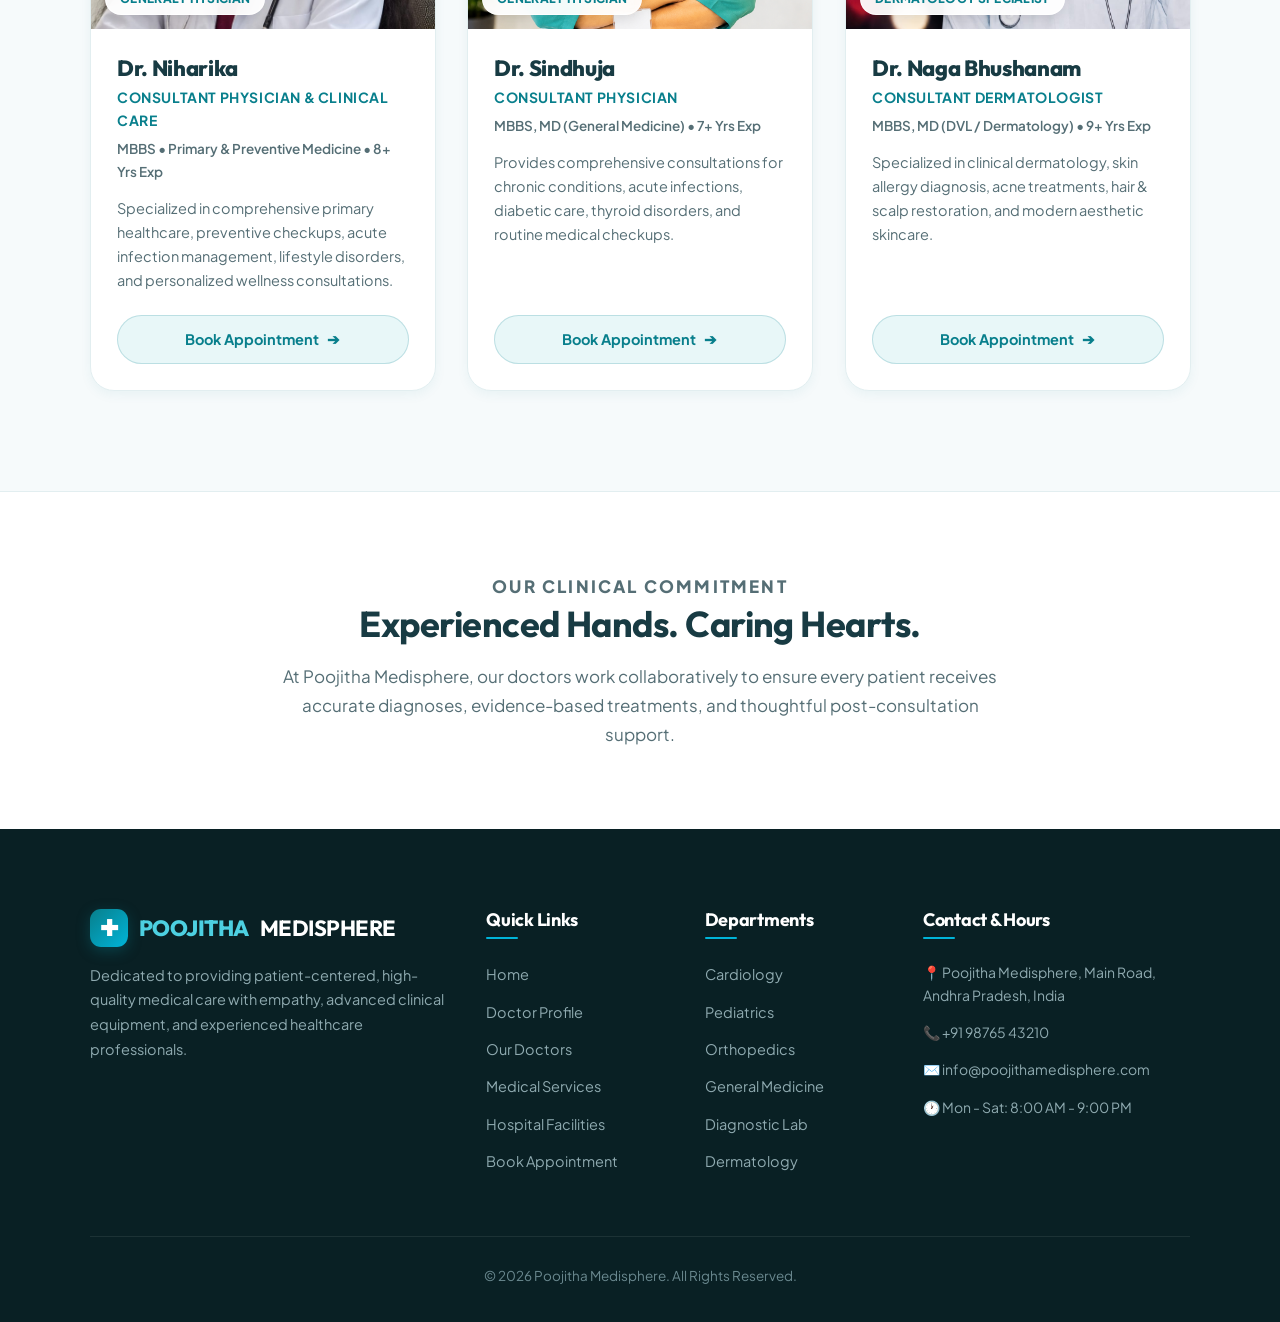
<file: doctors.html>
<!DOCTYPE html>
<html lang="en">

<head>
    <meta charset="UTF-8">
    <meta name="viewport" content="width=device-width, initial-scale=1.0">
    <meta name="description" content="Meet our expert medical team at Poojitha Medisphere. Board-certified doctors specializing in cardiology, pediatrics, orthopedics, dermatology, and general medicine.">
    <title>Our Doctors | Poojitha Medisphere</title>
    <link rel="stylesheet" href="style.css">
</head>

<body>

    <!-- Top Emergency Bar -->
    <div class="top-bar">
        <div class="top-bar-left">
            <span><span class="pulse-dot"></span> 24/7 Emergency & Consultation Services</span>
            <span>📍 Main Road, Andhra Pradesh, India</span>
        </div>
        <div class="top-bar-right">
            <span>Helpline: <a href="tel:+919876543210">+91 98765 43210</a></span>
        </div>
    </div>

    <!-- Navigation Bar -->
    <header>
        <div class="logo">
            <div class="cross-icon">✚</div>
            POOJITHA <b>MEDISPHERE</b>
        </div>

        <button class="mobile-menu-btn" id="mobileMenuBtn" aria-label="Toggle navigation">
            ☰
        </button>

        <nav id="mainNav">
            <a href="index.html">Home</a>
            <a href="doctor.html">Doctor</a>
            <a href="doctors.html" class="active">Our Doctors</a>
            <a href="services.html">Services</a>
            <a href="facilities.html">Facilities</a>
            <a href="contact.html">Contact</a>
            <a href="contact.html" class="nav-cta">Book Appointment</a>
        </nav>
    </header>

    <!-- Page Banner -->
    <section class="page-banner">
        <div class="badge-pill">
            <span>👨‍⚕️</span> Dedicated Medical Faculty
        </div>
        <h1>Meet Our Expert Doctors</h1>
        <p>
            Our board-certified specialists bring decades of clinical excellence, compassionate care, and personalized attention to every patient.
        </p>
    </section>

    <!-- Filter Buttons -->
    <div class="doctors-filter-section">
        <button class="filter-btn active" data-filter="all">All Specialties</button>
        <button class="filter-btn" data-filter="general">General Medicine</button>
        <button class="filter-btn" data-filter="cardiology">Cardiology</button>
        <button class="filter-btn" data-filter="pediatrics">Pediatrics</button>
        <button class="filter-btn" data-filter="orthopedics">Orthopedics</button>
        <button class="filter-btn" data-filter="dermatology">Dermatology</button>
    </div>

    <!-- Doctors Grid -->
    <section class="doctors-section">

        <!-- Doctor 1: Dr. Poojitha -->
        <div class="doctor-card" data-category="general">
            <div class="doctor-card-image">
                <img src="css/js/images/doctor.jpeg" alt="Dr. Poojitha - Chief Medical Officer">
                <div class="doctor-tag">Chief Medical Officer</div>
            </div>
            <div class="doctor-card-content">
                <h2>Dr. Poojitha</h2>
                <p class="specialization">Internal Medicine & Wellness</p>
                <p class="degree">MBBS, MD (General Medicine) • 12+ Yrs Exp</p>
                <p class="desc">
                    Specialized in preventive healthcare, comprehensive health evaluations, lifestyle disorders, and personalized patient wellness programs.
                </p>
                <a href="contact.html?dept=General%20Medicine" class="doctor-btn">
                    <span>Book Appointment</span>
                    <span class="btn-arrow">➔</span>
                </a>
            </div>
        </div>

        <!-- Doctor 2: Dr. Saritha -->
        <div class="doctor-card" data-category="cardiology">
            <div class="doctor-card-image">
                <img src="css/js/images/doctors1.jpeg" alt="Dr. Saritha - Senior Cardiologist">
                <div class="doctor-tag">Cardiology Specialist</div>
            </div>
            <div class="doctor-card-content">
                <h2>Dr. Saritha</h2>
                <p class="specialization">Consultant Cardiologist</p>
                <p class="degree">MBBS, MD, DM (Cardiology) • 10+ Yrs Exp</p>
                <p class="desc">
                    Expert in clinical cardiology, hypertension management, preventive heart screening, echocardiography, and cardiovascular care.
                </p>
                <a href="contact.html?dept=Cardiology" class="doctor-btn">
                    <span>Book Appointment</span>
                    <span class="btn-arrow">➔</span>
                </a>
            </div>
        </div>

        <!-- Doctor 3: Dr. Shahida -->
        <div class="doctor-card" data-category="pediatrics">
            <div class="doctor-card-image">
                <img src="css/js/images/doctors2.jpeg" alt="Dr. Shahida - Pediatrician">
                <div class="doctor-tag">Pediatric Specialist</div>
            </div>
            <div class="doctor-card-content">
                <h2>Dr. Shahida</h2>
                <p class="specialization">Senior Pediatrician</p>
                <p class="degree">MBBS, MD (Pediatrics), DCH • 8+ Yrs Exp</p>
                <p class="desc">
                    Gentle, comprehensive healthcare for infants, toddlers, and adolescents including newborn checkups, immunizations, and developmental care.
                </p>
                <a href="contact.html?dept=Pediatrics" class="doctor-btn">
                    <span>Book Appointment</span>
                    <span class="btn-arrow">➔</span>
                </a>
            </div>
        </div>

        <!-- Doctor 4: Dr. Niharika -->
        <div class="doctor-card" data-category="general">
            <div class="doctor-card-image">
                <img src="css/js/images/dr_niharika.jpg" alt="Dr. Niharika - MBBS | Consultant Physician">
                <div class="doctor-tag">General Physician</div>
            </div>
            <div class="doctor-card-content">
                <h2>Dr. Niharika</h2>
                <p class="specialization">Consultant Physician & Clinical Care</p>
                <p class="degree">MBBS • Primary & Preventive Medicine • 8+ Yrs Exp</p>
                <p class="desc">
                    Specialized in comprehensive primary healthcare, preventive checkups, acute infection management, lifestyle disorders, and personalized wellness consultations.
                </p>
                <a href="contact.html?dept=General%20Medicine" class="doctor-btn">
                    <span>Book Appointment</span>
                    <span class="btn-arrow">➔</span>
                </a>
            </div>
        </div>

        <!-- Doctor 5: Dr. Sindhuja -->
        <div class="doctor-card" data-category="general">
            <div class="doctor-card-image">
                <img src="css/js/images/doctors4.png" alt="Dr. Sindhuja - General Physician">
                <div class="doctor-tag">General Physician</div>
            </div>
            <div class="doctor-card-content">
                <h2>Dr. Sindhuja</h2>
                <p class="specialization">Consultant Physician</p>
                <p class="degree">MBBS, MD (General Medicine) • 7+ Yrs Exp</p>
                <p class="desc">
                    Provides comprehensive consultations for chronic conditions, acute infections, diabetic care, thyroid disorders, and routine medical checkups.
                </p>
                <a href="contact.html?dept=General%20Medicine" class="doctor-btn">
                    <span>Book Appointment</span>
                    <span class="btn-arrow">➔</span>
                </a>
            </div>
        </div>

        <!-- Doctor 6: Dr. Naga Bhushanam -->
        <div class="doctor-card" data-category="dermatology">
            <div class="doctor-card-image">
                <img src="css/js/images/doctors5.jpeg" alt="Dr. Naga Bhushanam - Dermatologist">
                <div class="doctor-tag">Dermatology Specialist</div>
            </div>
            <div class="doctor-card-content">
                <h2>Dr. Naga Bhushanam</h2>
                <p class="specialization">Consultant Dermatologist</p>
                <p class="degree">MBBS, MD (DVL / Dermatology) • 9+ Yrs Exp</p>
                <p class="desc">
                    Specialized in clinical dermatology, skin allergy diagnosis, acne treatments, hair & scalp restoration, and modern aesthetic skincare.
                </p>
                <a href="contact.html?dept=Dermatology" class="doctor-btn">
                    <span>Book Appointment</span>
                    <span class="btn-arrow">➔</span>
                </a>
            </div>
        </div>

    </section>

    <!-- Why Choose Our Doctors -->
    <section class="doctor-message">
        <p class="section-title">OUR CLINICAL COMMITMENT</p>
        <h2>Experienced Hands. Caring Hearts.</h2>
        <p>
            At Poojitha Medisphere, our doctors work collaboratively to ensure every patient receives accurate diagnoses, evidence-based treatments, and thoughtful post-consultation support.
        </p>
    </section>

    <!-- Footer -->
    <footer>
        <div class="footer-grid">
            <div class="footer-brand">
                <div class="logo">
                    <div class="cross-icon">✚</div>
                    POOJITHA <b>MEDISPHERE</b>
                </div>
                <p>
                    Dedicated to providing patient-centered, high-quality medical care with empathy, advanced clinical equipment, and experienced healthcare professionals.
                </p>
            </div>

            <div class="footer-col">
                <h3>Quick Links</h3>
                <ul class="footer-links">
                    <li><a href="index.html">Home</a></li>
                    <li><a href="doctor.html">Doctor Profile</a></li>
                    <li><a href="doctors.html">Our Doctors</a></li>
                    <li><a href="services.html">Medical Services</a></li>
                    <li><a href="facilities.html">Hospital Facilities</a></li>
                    <li><a href="contact.html">Book Appointment</a></li>
                </ul>
            </div>

            <div class="footer-col">
                <h3>Departments</h3>
                <ul class="footer-links">
                    <li><a href="services.html">Cardiology</a></li>
                    <li><a href="services.html">Pediatrics</a></li>
                    <li><a href="services.html">Orthopedics</a></li>
                    <li><a href="services.html">General Medicine</a></li>
                    <li><a href="services.html">Diagnostic Lab</a></li>
                    <li><a href="services.html">Dermatology</a></li>
                </ul>
            </div>

            <div class="footer-col">
                <h3>Contact & Hours</h3>
                <div class="footer-contact-info">
                    <p>📍 Poojitha Medisphere, Main Road, Andhra Pradesh, India</p>
                    <p>📞 +91 98765 43210</p>
                    <p>✉️ info@poojithamedisphere.com</p>
                    <p>🕐 Mon - Sat: 8:00 AM - 9:00 PM</p>
                </div>
            </div>
        </div>

        <div class="footer-bottom">
            <p>© 2026 Poojitha Medisphere. All Rights Reserved.</p>
        </div>
    </footer>

    <!-- Floating Action Button -->
    <a href="https://wa.me/919876543210" target="_blank" rel="noopener noreferrer" class="floating-action-btn" title="Chat on WhatsApp" aria-label="WhatsApp Contact">
        💬
    </a>

    <script src="script.js"></script>

</body>
</html>
</file>
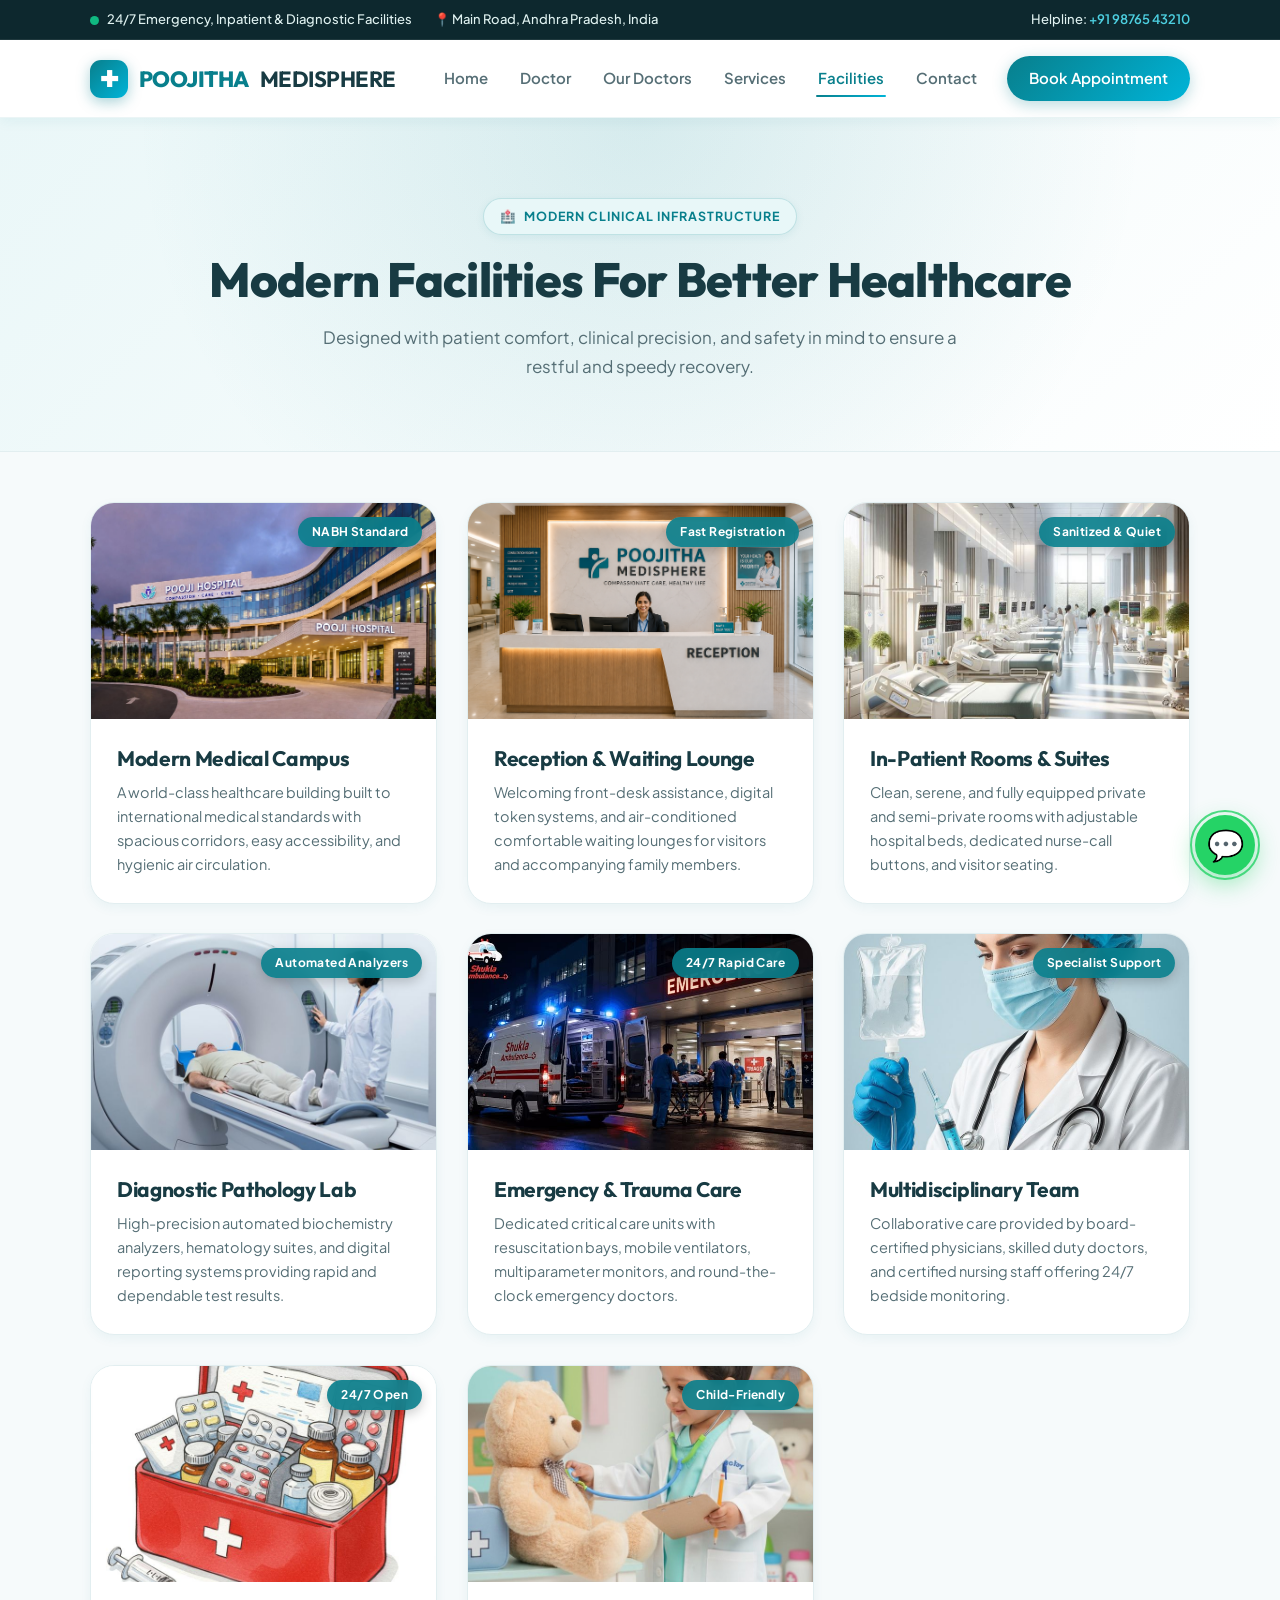
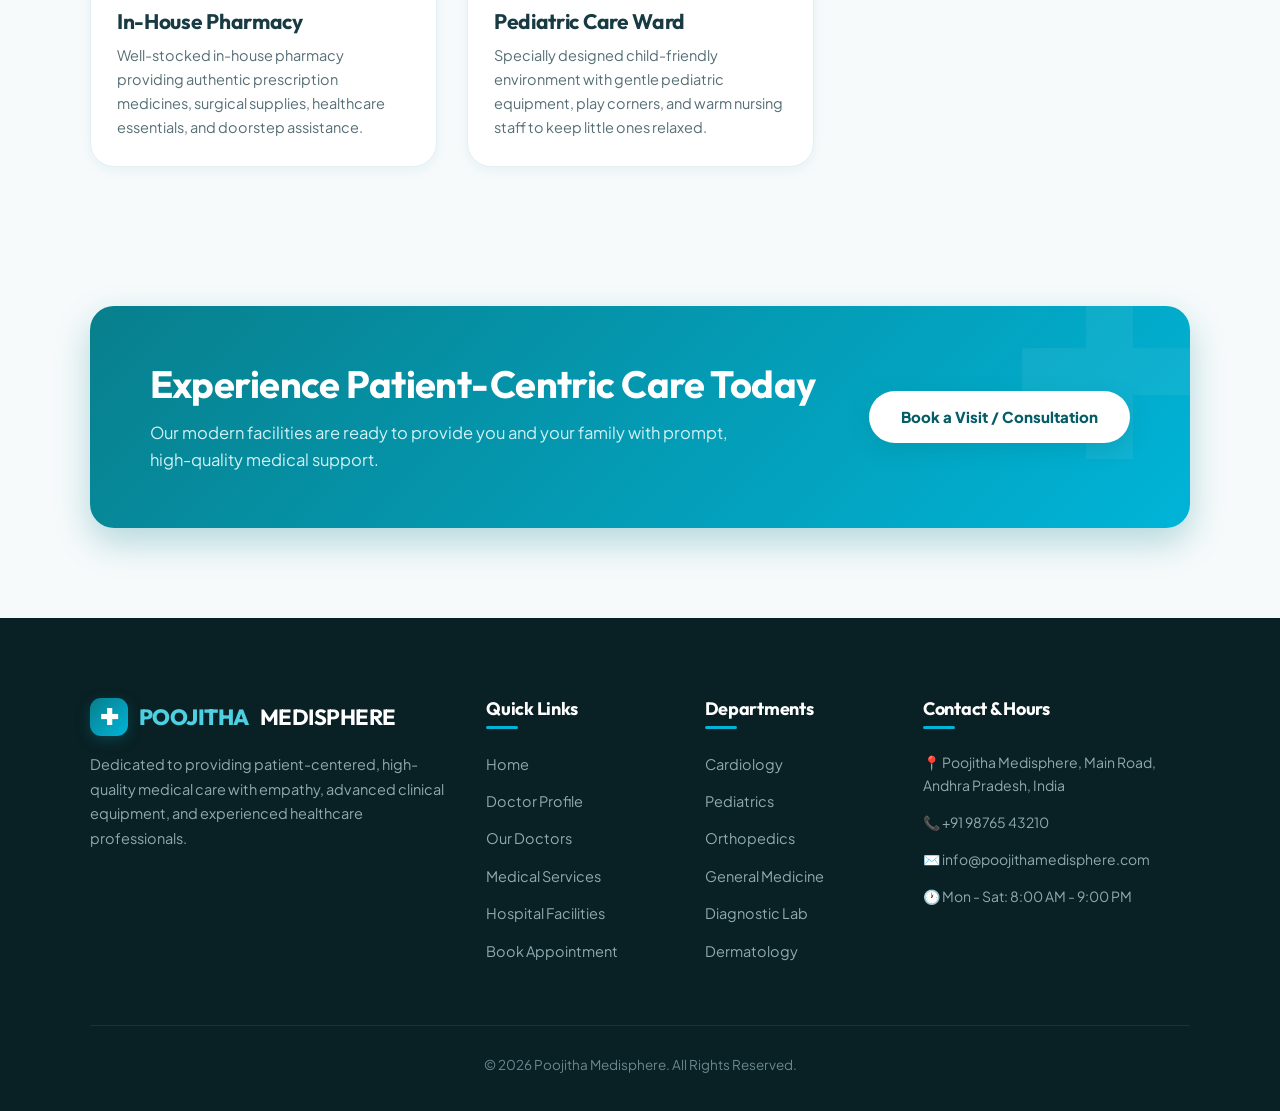
<file: facilities.html>
<!DOCTYPE html>
<html lang="en">

<head>
    <meta charset="UTF-8">
    <meta name="viewport" content="width=device-width, initial-scale=1.0">
    <meta name="description" content="Explore state-of-the-art facilities at Poojitha Medisphere including 24/7 emergency, diagnostic labs, comfortable inpatient suites, and specialized pediatric care.">
    <title>Facilities & Infrastructure | Poojitha Medisphere</title>
    <link rel="stylesheet" href="style.css">
</head>

<body>

    <!-- Top Emergency Bar -->
    <div class="top-bar">
        <div class="top-bar-left">
            <span><span class="pulse-dot"></span> 24/7 Emergency, Inpatient & Diagnostic Facilities</span>
            <span>📍 Main Road, Andhra Pradesh, India</span>
        </div>
        <div class="top-bar-right">
            <span>Helpline: <a href="tel:+919876543210">+91 98765 43210</a></span>
        </div>
    </div>

    <!-- Navigation Bar -->
    <header>
        <div class="logo">
            <div class="cross-icon">✚</div>
            POOJITHA <b>MEDISPHERE</b>
        </div>

        <button class="mobile-menu-btn" id="mobileMenuBtn" aria-label="Toggle navigation">
            ☰
        </button>

        <nav id="mainNav">
            <a href="index.html">Home</a>
            <a href="doctor.html">Doctor</a>
            <a href="doctors.html">Our Doctors</a>
            <a href="services.html">Services</a>
            <a href="facilities.html" class="active">Facilities</a>
            <a href="contact.html">Contact</a>
            <a href="contact.html" class="nav-cta">Book Appointment</a>
        </nav>
    </header>

    <!-- Page Banner -->
    <section class="page-banner">
        <div class="badge-pill">
            <span>🏥</span> Modern Clinical Infrastructure
        </div>
        <h1>Modern Facilities For Better Healthcare</h1>
        <p>
            Designed with patient comfort, clinical precision, and safety in mind to ensure a restful and speedy recovery.
        </p>
    </section>

    <!-- Facilities Grid (8 Cards with 16:10 Ratio & Badges) -->
    <section class="facility-container">

        <!-- Facility 1: Modern Hospital -->
        <div class="facility-card">
            <div class="facility-image-wrapper">
                <img src="css/js/images/hospital.jpeg" alt="Hospital Building & Campus">
                <span class="facility-badge">NABH Standard</span>
            </div>
            <div class="facility-card-body">
                <h2>Modern Medical Campus</h2>
                <p>
                    A world-class healthcare building built to international medical standards with spacious corridors, easy accessibility, and hygienic air circulation.
                </p>
            </div>
        </div>

        <!-- Facility 2: Reception -->
        <div class="facility-card">
            <div class="facility-image-wrapper">
                <img src="css/js/images/reception.png" alt="Hospital Reception & Lounge">
                <span class="facility-badge">Fast Registration</span>
            </div>
            <div class="facility-card-body">
                <h2>Reception & Waiting Lounge</h2>
                <p>
                    Welcoming front-desk assistance, digital token systems, and air-conditioned comfortable waiting lounges for visitors and accompanying family members.
                </p>
            </div>
        </div>

        <!-- Facility 3: Patient Rooms -->
        <div class="facility-card">
            <div class="facility-image-wrapper">
                <img src="css/js/images/room.jpeg" alt="Comfortable Patient Suite">
                <span class="facility-badge">Sanitized & Quiet</span>
            </div>
            <div class="facility-card-body">
                <h2>In-Patient Rooms & Suites</h2>
                <p>
                    Clean, serene, and fully equipped private and semi-private rooms with adjustable hospital beds, dedicated nurse-call buttons, and visitor seating.
                </p>
            </div>
        </div>

        <!-- Facility 4: Diagnostic Lab -->
        <div class="facility-card">
            <div class="facility-image-wrapper">
                <img src="css/js/images/laboratory.jpeg" alt="Diagnostic Pathology Laboratory">
                <span class="facility-badge">Automated Analyzers</span>
            </div>
            <div class="facility-card-body">
                <h2>Diagnostic Pathology Lab</h2>
                <p>
                    High-precision automated biochemistry analyzers, hematology suites, and digital reporting systems providing rapid and dependable test results.
                </p>
            </div>
        </div>

        <!-- Facility 5: Emergency Care -->
        <div class="facility-card">
            <div class="facility-image-wrapper">
                <img src="css/js/images/emergency.jpeg" alt="Emergency and Trauma Center">
                <span class="facility-badge">24/7 Rapid Care</span>
            </div>
            <div class="facility-card-body">
                <h2>Emergency & Trauma Care</h2>
                <p>
                    Dedicated critical care units with resuscitation bays, mobile ventilators, multiparameter monitors, and round-the-clock emergency doctors.
                </p>
            </div>
        </div>

        <!-- Facility 6: Medical Team -->
        <div class="facility-card">
            <div class="facility-image-wrapper">
                <img src="css/js/images/doctors.jpeg" alt="Multidisciplinary Medical Team">
                <span class="facility-badge">Specialist Support</span>
            </div>
            <div class="facility-card-body">
                <h2>Multidisciplinary Team</h2>
                <p>
                    Collaborative care provided by board-certified physicians, skilled duty doctors, and certified nursing staff offering 24/7 bedside monitoring.
                </p>
            </div>
        </div>

        <!-- Facility 7: Pharmacy -->
        <div class="facility-card">
            <div class="facility-image-wrapper">
                <img src="css/js/images/medicine.jpeg" alt="Hospital Pharmacy">
                <span class="facility-badge">24/7 Open</span>
            </div>
            <div class="facility-card-body">
                <h2>In-House Pharmacy</h2>
                <p>
                    Well-stocked in-house pharmacy providing authentic prescription medicines, surgical supplies, healthcare essentials, and doorstep assistance.
                </p>
            </div>
        </div>

        <!-- Facility 8: Pediatrics -->
        <div class="facility-card">
            <div class="facility-image-wrapper">
                <img src="css/js/images/pediatrics.jpeg" alt="Pediatric and Child Ward">
                <span class="facility-badge">Child-Friendly</span>
            </div>
            <div class="facility-card-body">
                <h2>Pediatric Care Ward</h2>
                <p>
                    Specially designed child-friendly environment with gentle pediatric equipment, play corners, and warm nursing staff to keep little ones relaxed.
                </p>
            </div>
        </div>

    </section>

    <!-- Quality Standards Callout -->
    <div class="cta-strip">
        <div class="cta-content">
            <h2>Experience Patient-Centric Care Today</h2>
            <p>Our modern facilities are ready to provide you and your family with prompt, high-quality medical support.</p>
        </div>
        <div class="cta-btn-wrapper">
            <a href="contact.html" class="btn btn-white">
                Book a Visit / Consultation
            </a>
        </div>
    </div>

    <!-- Footer -->
    <footer>
        <div class="footer-grid">
            <div class="footer-brand">
                <div class="logo">
                    <div class="cross-icon">✚</div>
                    POOJITHA <b>MEDISPHERE</b>
                </div>
                <p>
                    Dedicated to providing patient-centered, high-quality medical care with empathy, advanced clinical equipment, and experienced healthcare professionals.
                </p>
            </div>

            <div class="footer-col">
                <h3>Quick Links</h3>
                <ul class="footer-links">
                    <li><a href="index.html">Home</a></li>
                    <li><a href="doctor.html">Doctor Profile</a></li>
                    <li><a href="doctors.html">Our Doctors</a></li>
                    <li><a href="services.html">Medical Services</a></li>
                    <li><a href="facilities.html">Hospital Facilities</a></li>
                    <li><a href="contact.html">Book Appointment</a></li>
                </ul>
            </div>

            <div class="footer-col">
                <h3>Departments</h3>
                <ul class="footer-links">
                    <li><a href="services.html">Cardiology</a></li>
                    <li><a href="services.html">Pediatrics</a></li>
                    <li><a href="services.html">Orthopedics</a></li>
                    <li><a href="services.html">General Medicine</a></li>
                    <li><a href="services.html">Diagnostic Lab</a></li>
                    <li><a href="services.html">Dermatology</a></li>
                </ul>
            </div>

            <div class="footer-col">
                <h3>Contact & Hours</h3>
                <div class="footer-contact-info">
                    <p>📍 Poojitha Medisphere, Main Road, Andhra Pradesh, India</p>
                    <p>📞 +91 98765 43210</p>
                    <p>✉️ info@poojithamedisphere.com</p>
                    <p>🕐 Mon - Sat: 8:00 AM - 9:00 PM</p>
                </div>
            </div>
        </div>

        <div class="footer-bottom">
            <p>© 2026 Poojitha Medisphere. All Rights Reserved.</p>
        </div>
    </footer>

    <!-- Floating Action Button -->
    <a href="https://wa.me/919876543210" target="_blank" rel="noopener noreferrer" class="floating-action-btn" title="Chat on WhatsApp" aria-label="WhatsApp Contact">
        💬
    </a>

    <script src="script.js"></script>

</body>
</html>
</file>
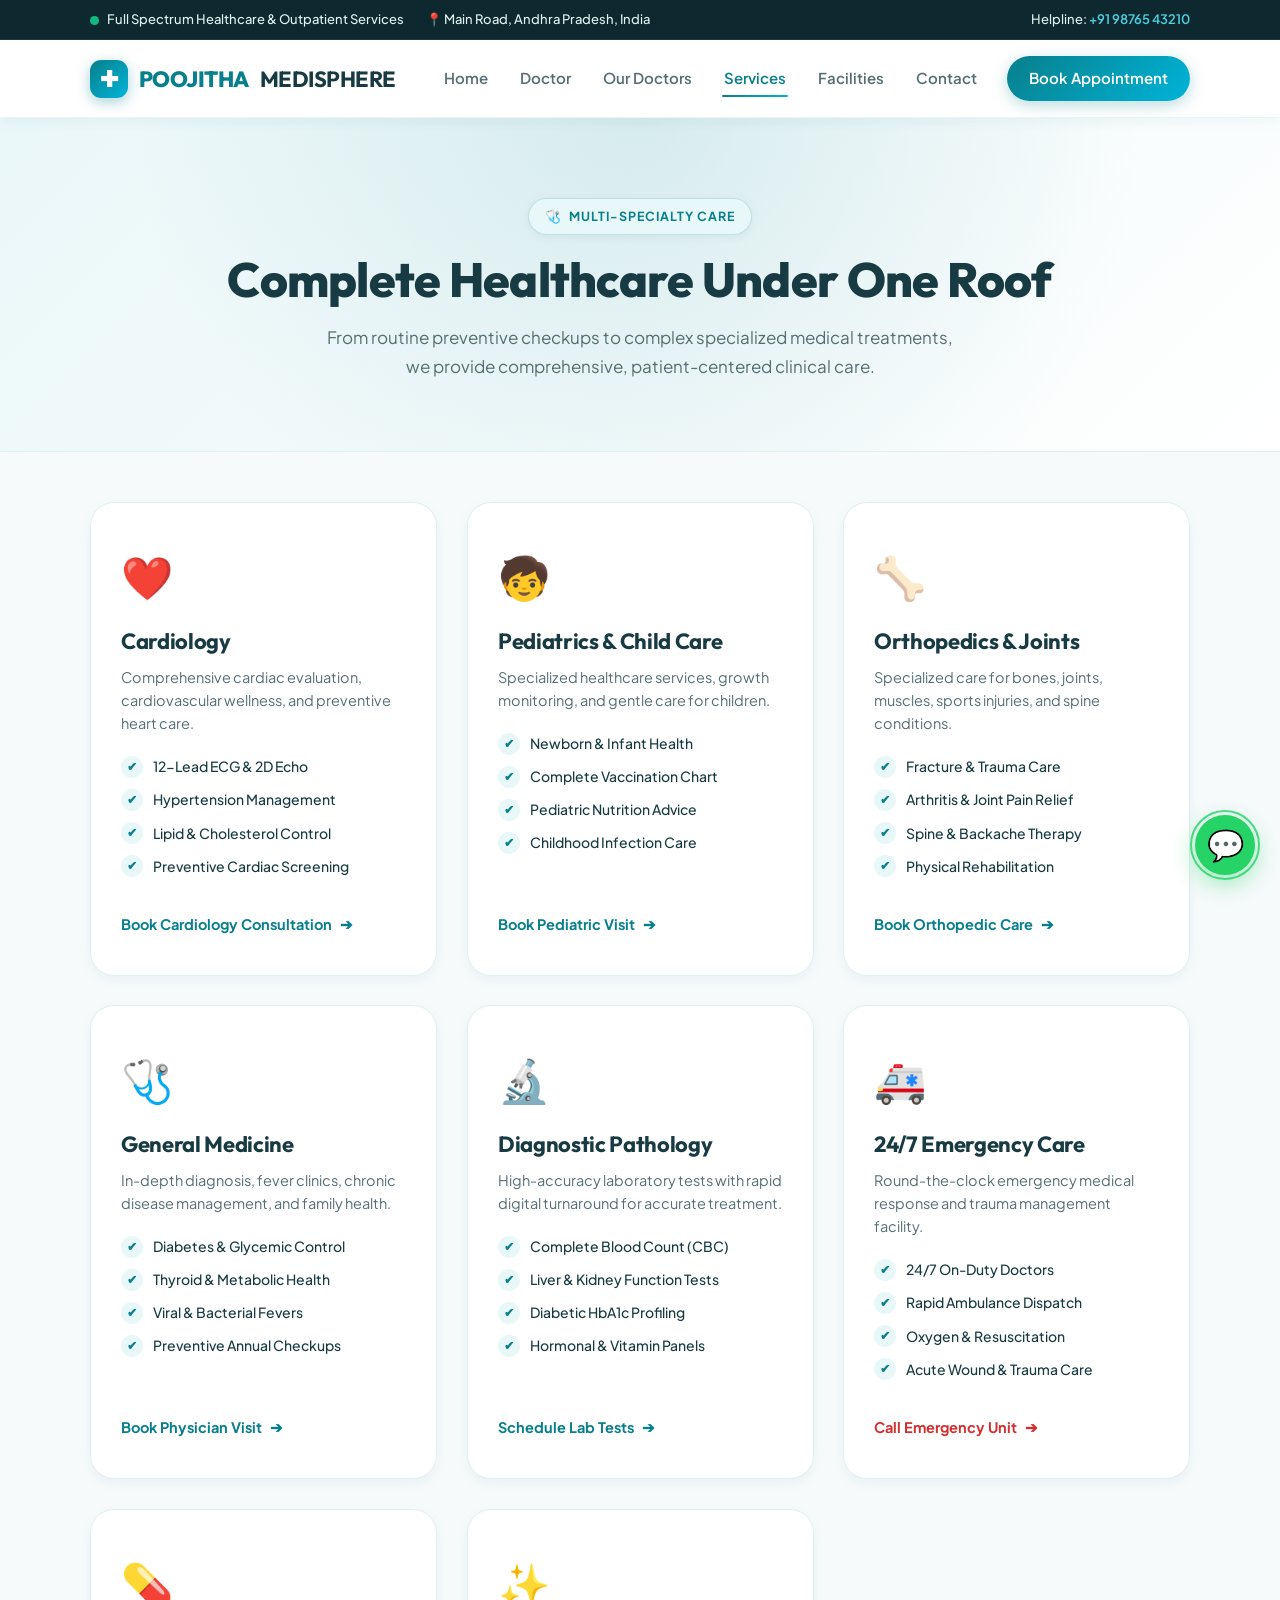
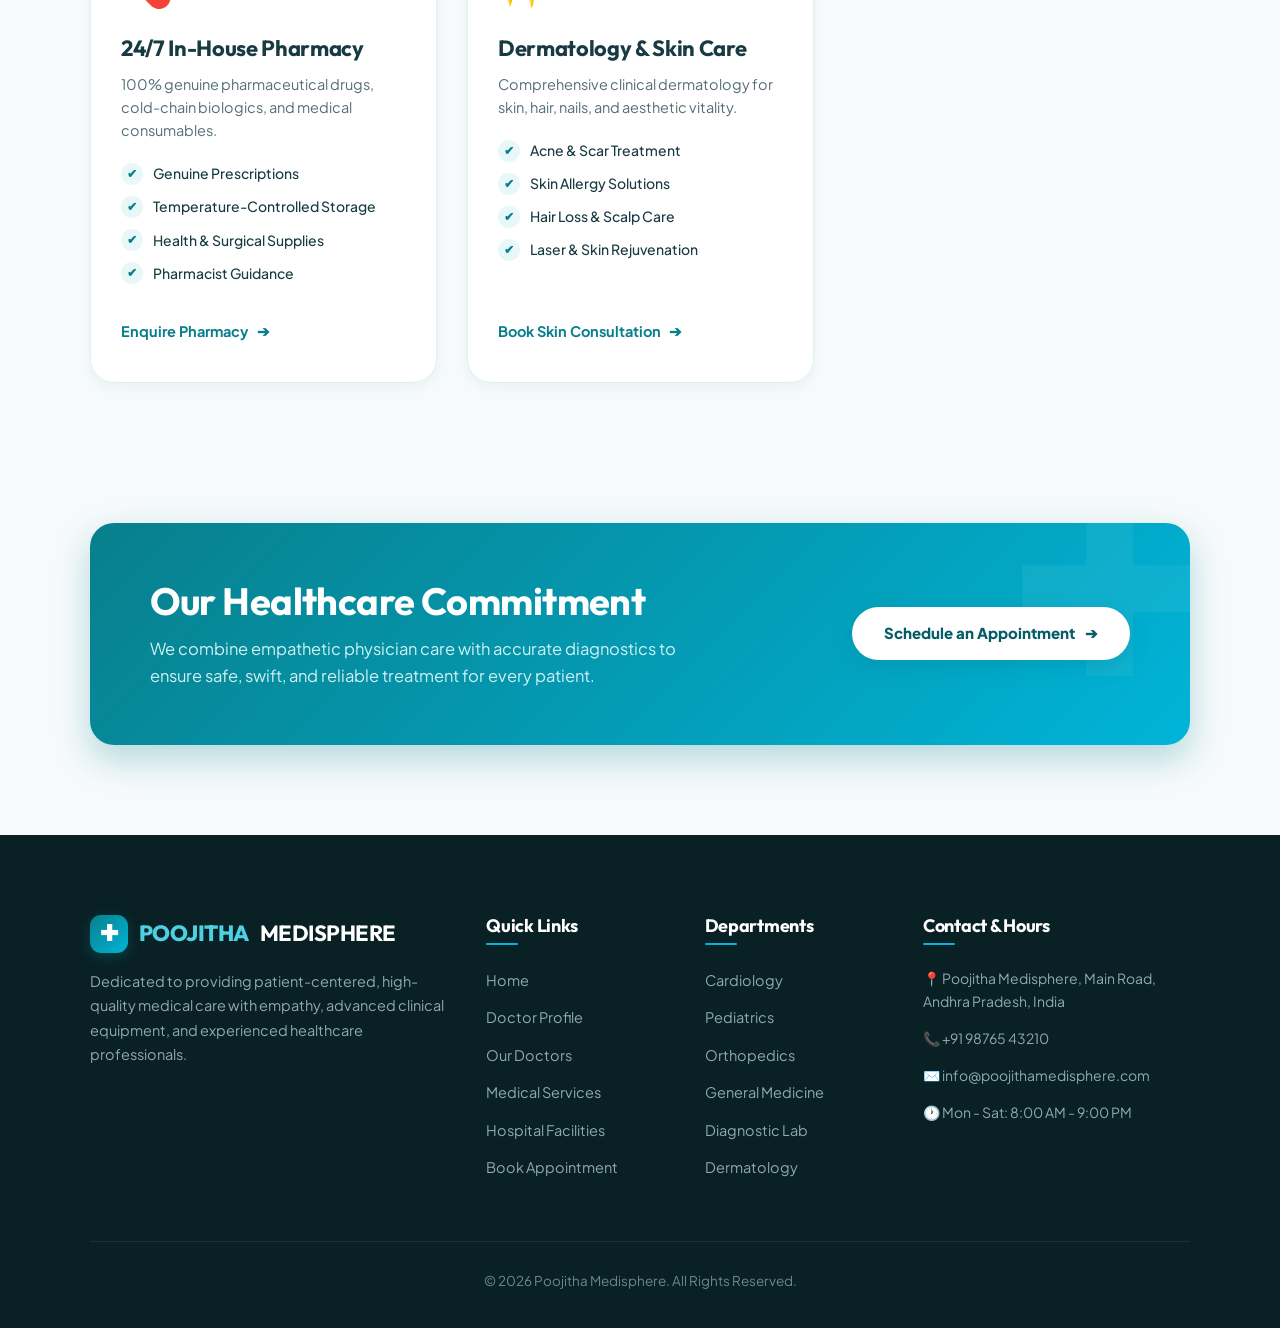
<file: services.html>
<!DOCTYPE html>
<html lang="en">

<head>
    <meta charset="UTF-8">
    <meta name="viewport" content="width=device-width, initial-scale=1.0">
    <meta name="description" content="Explore clinical medical services at Poojitha Medisphere: Cardiology, Pediatrics, Orthopedics, General Medicine, Diagnostic Lab, 24/7 Emergency, and Pharmacy.">
    <title>Medical Services | Poojitha Medisphere</title>
    <link rel="stylesheet" href="style.css">
</head>

<body>

    <!-- Top Emergency Bar -->
    <div class="top-bar">
        <div class="top-bar-left">
            <span><span class="pulse-dot"></span> Full Spectrum Healthcare & Outpatient Services</span>
            <span>📍 Main Road, Andhra Pradesh, India</span>
        </div>
        <div class="top-bar-right">
            <span>Helpline: <a href="tel:+919876543210">+91 98765 43210</a></span>
        </div>
    </div>

    <!-- Navigation -->
    <header>
        <div class="logo">
            <div class="cross-icon">✚</div>
            POOJITHA <b>MEDISPHERE</b>
        </div>

        <button class="mobile-menu-btn" id="mobileMenuBtn" aria-label="Toggle navigation">
            ☰
        </button>

        <nav id="mainNav">
            <a href="index.html">Home</a>
            <a href="doctor.html">Doctor</a>
            <a href="doctors.html">Our Doctors</a>
            <a href="services.html" class="active">Services</a>
            <a href="facilities.html">Facilities</a>
            <a href="contact.html">Contact</a>
            <a href="contact.html" class="nav-cta">Book Appointment</a>
        </nav>
    </header>

    <!-- Page Banner -->
    <section class="page-banner">
        <div class="badge-pill">
            <span>🩺</span> Multi-Specialty Care
        </div>
        <h1>Complete Healthcare Under One Roof</h1>
        <p>
            From routine preventive checkups to complex specialized medical treatments, we provide comprehensive, patient-centered clinical care.
        </p>
    </section>

    <!-- All Services Grid -->
    <section class="all-services">

        <!-- Service 1: Cardiology -->
        <div class="service-feature-box">
            <div class="icon">❤️</div>
            <h2>Cardiology</h2>
            <p>Comprehensive cardiac evaluation, cardiovascular wellness, and preventive heart care.</p>
            <ul class="service-checklist">
                <li><span>✔</span> 12-Lead ECG & 2D Echo</li>
                <li><span>✔</span> Hypertension Management</li>
                <li><span>✔</span> Lipid & Cholesterol Control</li>
                <li><span>✔</span> Preventive Cardiac Screening</li>
            </ul>
            <a href="contact.html?dept=Cardiology" class="service-link"><span>Book Cardiology Consultation</span> <span class="btn-arrow">➔</span></a>
        </div>

        <!-- Service 2: Pediatrics -->
        <div class="service-feature-box">
            <div class="icon">🧒</div>
            <h2>Pediatrics & Child Care</h2>
            <p>Specialized healthcare services, growth monitoring, and gentle care for children.</p>
            <ul class="service-checklist">
                <li><span>✔</span> Newborn & Infant Health</li>
                <li><span>✔</span> Complete Vaccination Chart</li>
                <li><span>✔</span> Pediatric Nutrition Advice</li>
                <li><span>✔</span> Childhood Infection Care</li>
            </ul>
            <a href="contact.html?dept=Pediatrics" class="service-link"><span>Book Pediatric Visit</span> <span class="btn-arrow">➔</span></a>
        </div>

        <!-- Service 3: Orthopedics -->
        <div class="service-feature-box">
            <div class="icon">🦴</div>
            <h2>Orthopedics & Joints</h2>
            <p>Specialized care for bones, joints, muscles, sports injuries, and spine conditions.</p>
            <ul class="service-checklist">
                <li><span>✔</span> Fracture & Trauma Care</li>
                <li><span>✔</span> Arthritis & Joint Pain Relief</li>
                <li><span>✔</span> Spine & Backache Therapy</li>
                <li><span>✔</span> Physical Rehabilitation</li>
            </ul>
            <a href="contact.html?dept=Orthopedics" class="service-link"><span>Book Orthopedic Care</span> <span class="btn-arrow">➔</span></a>
        </div>

        <!-- Service 4: General Medicine -->
        <div class="service-feature-box">
            <div class="icon">🩺</div>
            <h2>General Medicine</h2>
            <p>In-depth diagnosis, fever clinics, chronic disease management, and family health.</p>
            <ul class="service-checklist">
                <li><span>✔</span> Diabetes & Glycemic Control</li>
                <li><span>✔</span> Thyroid & Metabolic Health</li>
                <li><span>✔</span> Viral & Bacterial Fevers</li>
                <li><span>✔</span> Preventive Annual Checkups</li>
            </ul>
            <a href="contact.html?dept=General%20Medicine" class="service-link"><span>Book Physician Visit</span> <span class="btn-arrow">➔</span></a>
        </div>

        <!-- Service 5: Diagnostics -->
        <div class="service-feature-box">
            <div class="icon">🔬</div>
            <h2>Diagnostic Pathology</h2>
            <p>High-accuracy laboratory tests with rapid digital turnaround for accurate treatment.</p>
            <ul class="service-checklist">
                <li><span>✔</span> Complete Blood Count (CBC)</li>
                <li><span>✔</span> Liver & Kidney Function Tests</li>
                <li><span>✔</span> Diabetic HbA1c Profiling</li>
                <li><span>✔</span> Hormonal & Vitamin Panels</li>
            </ul>
            <a href="contact.html?dept=Diagnostic%20Lab" class="service-link"><span>Schedule Lab Tests</span> <span class="btn-arrow">➔</span></a>
        </div>

        <!-- Service 6: Emergency -->
        <div class="service-feature-box">
            <div class="icon">🚑</div>
            <h2>24/7 Emergency Care</h2>
            <p>Round-the-clock emergency medical response and trauma management facility.</p>
            <ul class="service-checklist">
                <li><span>✔</span> 24/7 On-Duty Doctors</li>
                <li><span>✔</span> Rapid Ambulance Dispatch</li>
                <li><span>✔</span> Oxygen & Resuscitation</li>
                <li><span>✔</span> Acute Wound & Trauma Care</li>
            </ul>
            <a href="tel:+919876543210" class="service-link" style="color: #d32f2f;"><span>Call Emergency Unit</span> <span class="btn-arrow">➔</span></a>
        </div>

        <!-- Service 7: Pharmacy -->
        <div class="service-feature-box">
            <div class="icon">💊</div>
            <h2>24/7 In-House Pharmacy</h2>
            <p>100% genuine pharmaceutical drugs, cold-chain biologics, and medical consumables.</p>
            <ul class="service-checklist">
                <li><span>✔</span> Genuine Prescriptions</li>
                <li><span>✔</span> Temperature-Controlled Storage</li>
                <li><span>✔</span> Health & Surgical Supplies</li>
                <li><span>✔</span> Pharmacist Guidance</li>
            </ul>
            <a href="contact.html" class="service-link"><span>Enquire Pharmacy</span> <span class="btn-arrow">➔</span></a>
        </div>

        <!-- Service 8: Dermatology -->
        <div class="service-feature-box">
            <div class="icon">✨</div>
            <h2>Dermatology & Skin Care</h2>
            <p>Comprehensive clinical dermatology for skin, hair, nails, and aesthetic vitality.</p>
            <ul class="service-checklist">
                <li><span>✔</span> Acne & Scar Treatment</li>
                <li><span>✔</span> Skin Allergy Solutions</li>
                <li><span>✔</span> Hair Loss & Scalp Care</li>
                <li><span>✔</span> Laser & Skin Rejuvenation</li>
            </ul>
            <a href="contact.html?dept=Dermatology" class="service-link"><span>Book Skin Consultation</span> <span class="btn-arrow">➔</span></a>
        </div>

    </section>

    <!-- Healthcare Guarantee Strip -->
    <div class="cta-strip">
        <div class="cta-content">
            <h2>Our Healthcare Commitment</h2>
            <p>We combine empathetic physician care with accurate diagnostics to ensure safe, swift, and reliable treatment for every patient.</p>
        </div>
        <div class="cta-btn-wrapper">
            <a href="contact.html" class="btn btn-white">
                <span>Schedule an Appointment</span>
                <span class="btn-arrow">➔</span>
            </a>
        </div>
    </div>

    <!-- Footer -->
    <footer>
        <div class="footer-grid">
            <div class="footer-brand">
                <div class="logo">
                    <div class="cross-icon">✚</div>
                    POOJITHA <b>MEDISPHERE</b>
                </div>
                <p>
                    Dedicated to providing patient-centered, high-quality medical care with empathy, advanced clinical equipment, and experienced healthcare professionals.
                </p>
            </div>

            <div class="footer-col">
                <h3>Quick Links</h3>
                <ul class="footer-links">
                    <li><a href="index.html">Home</a></li>
                    <li><a href="doctor.html">Doctor Profile</a></li>
                    <li><a href="doctors.html">Our Doctors</a></li>
                    <li><a href="services.html">Medical Services</a></li>
                    <li><a href="facilities.html">Hospital Facilities</a></li>
                    <li><a href="contact.html">Book Appointment</a></li>
                </ul>
            </div>

            <div class="footer-col">
                <h3>Departments</h3>
                <ul class="footer-links">
                    <li><a href="services.html">Cardiology</a></li>
                    <li><a href="services.html">Pediatrics</a></li>
                    <li><a href="services.html">Orthopedics</a></li>
                    <li><a href="services.html">General Medicine</a></li>
                    <li><a href="services.html">Diagnostic Lab</a></li>
                    <li><a href="services.html">Dermatology</a></li>
                </ul>
            </div>

            <div class="footer-col">
                <h3>Contact & Hours</h3>
                <div class="footer-contact-info">
                    <p>📍 Poojitha Medisphere, Main Road, Andhra Pradesh, India</p>
                    <p>📞 +91 98765 43210</p>
                    <p>✉️ info@poojithamedisphere.com</p>
                    <p>🕐 Mon - Sat: 8:00 AM - 9:00 PM</p>
                </div>
            </div>
        </div>

        <div class="footer-bottom">
            <p>© 2026 Poojitha Medisphere. All Rights Reserved.</p>
        </div>
    </footer>

    <!-- Floating Action Button -->
    <a href="https://wa.me/919876543210" target="_blank" rel="noopener noreferrer" class="floating-action-btn" title="Chat on WhatsApp" aria-label="WhatsApp Contact">
        💬
    </a>

    <script src="script.js"></script>

</body>
</html>
</file>
<file: style.css>
/* ==========================================================================
   POOJITHA MEDISPHERE - ULTIMATE DESIGN & ANIMATION SYSTEM
   Modern, Accessible, Glassmorphism & High-Performance Healthcare UI
   ========================================================================== */

@import url('https://fonts.googleapis.com/css2?family=Outfit:wght@400;500;600;700;800;900&family=Plus+Jakarta+Sans:wght@400;500;600;700;800&display=swap');

:root {
    /* Brand Color Palette */
    --primary: #087f8c;
    --primary-dark: #055d67;
    --primary-deep: #033f46;
    --primary-light: #e8f7f8;
    --primary-lighter: #f2fbfc;
    --primary-cyan: #00b4d8;
    --primary-teal: #48cae4;
    --primary-gradient: linear-gradient(135deg, #087f8c 0%, #03525b 100%);
    --primary-glow-gradient: linear-gradient(135deg, #087f8c 0%, #00b4d8 100%);
    
    /* Accents & States */
    --accent: #ff6b6b;
    --accent-gold: #f59e0b;
    --success: #10b981;
    --whatsapp-green: #25d366;
    
    /* Neutral & Backgrounds */
    --bg-page: #f6fafb;
    --bg-card: #ffffff;
    --bg-card-subtle: #f0f7f8;
    --text-main: #183b43;
    --text-muted: #556e75;
    --text-light: #899fa5;
    --border-color: #e2eef0;
    --border-hover: rgba(8, 127, 140, 0.35);
    
    /* Shadows & Radii */
    --shadow-sm: 0 4px 12px rgba(8, 127, 140, 0.06);
    --shadow-md: 0 12px 28px rgba(8, 127, 140, 0.09);
    --shadow-lg: 0 24px 50px rgba(8, 127, 140, 0.14);
    --shadow-glow: 0 14px 35px rgba(8, 127, 140, 0.28);
    --shadow-glow-cyan: 0 12px 30px rgba(0, 180, 216, 0.32);
    
    --radius-sm: 10px;
    --radius-md: 16px;
    --radius-lg: 24px;
    --radius-full: 9999px;
    
    /* Transitions */
    --transition: all 0.35s cubic-bezier(0.16, 1, 0.3, 1);
    --transition-slow: all 0.6s cubic-bezier(0.16, 1, 0.3, 1);
    --transition-fast: all 0.2s ease;
}

/* ==========================================================================
   RESET & BASE STYLES
   ========================================================================== */

* {
    margin: 0;
    padding: 0;
    box-sizing: border-box;
}

html {
    scroll-behavior: smooth;
    font-size: 16px;
}

body {
    font-family: 'Plus Jakarta Sans', -apple-system, BlinkMacSystemFont, 'Segoe UI', Roboto, sans-serif;
    background-color: var(--bg-page);
    color: var(--text-main);
    line-height: 1.65;
    overflow-x: hidden;
    position: relative;
}

/* Custom Scrollbar */
::-webkit-scrollbar {
    width: 10px;
}

::-webkit-scrollbar-track {
    background: #eef6f7;
}

::-webkit-scrollbar-thumb {
    background: #087f8c88;
    border-radius: 6px;
    border: 2px solid #eef6f7;
}

::-webkit-scrollbar-thumb:hover {
    background: var(--primary);
}

h1, h2, h3, h4, h5, h6 {
    font-family: 'Outfit', sans-serif;
    color: var(--text-main);
    line-height: 1.25;
    font-weight: 700;
    letter-spacing: -0.015em;
}

img {
    max-width: 100%;
    display: block;
}

a {
    text-decoration: none;
    color: inherit;
}

/* ==========================================================================
   TOP SCROLL PROGRESS BAR
   ========================================================================== */

.scroll-progress-bar {
    position: fixed;
    top: 0;
    left: 0;
    height: 3.5px;
    background: linear-gradient(90deg, #087f8c 0%, #00b4d8 50%, #48cae4 100%);
    z-index: 10002;
    width: 0%;
    transition: width 0.1s ease-out;
    box-shadow: 0 0 10px rgba(0, 180, 216, 0.7);
}

/* ==========================================================================
   TOP EMERGENCY NOTIFICATION BAR
   ========================================================================== */

.top-bar {
    background: #0d282e;
    color: #e0f2f1;
    padding: 9px 7%;
    font-size: 13px;
    display: flex;
    justify-content: space-between;
    align-items: center;
    border-bottom: 1px solid rgba(255, 255, 255, 0.08);
    font-weight: 500;
    position: relative;
    z-index: 1001;
}

.top-bar-left {
    display: flex;
    align-items: center;
    gap: 22px;
}

.pulse-dot {
    display: inline-block;
    width: 9px;
    height: 9px;
    border-radius: 50%;
    background: var(--success);
    box-shadow: 0 0 0 rgba(16, 185, 129, 0.7);
    animation: pulseDot 1.8s infinite;
    margin-right: 6px;
    vertical-align: middle;
}

@keyframes pulseDot {
    0% {
        box-shadow: 0 0 0 0 rgba(16, 185, 129, 0.75);
    }
    70% {
        box-shadow: 0 0 0 9px rgba(16, 185, 129, 0);
    }
    100% {
        box-shadow: 0 0 0 0 rgba(16, 185, 129, 0);
    }
}

.top-bar a {
    color: #4dd0e1;
    font-weight: 600;
    transition: var(--transition);
}

.top-bar a:hover {
    color: #ffffff;
    text-decoration: underline;
    text-shadow: 0 0 8px rgba(77, 208, 225, 0.6);
}

.top-bar-right {
    display: flex;
    align-items: center;
    gap: 15px;
}

/* ==========================================================================
   NAVIGATION BAR & HEADER
   ========================================================================== */

header {
    background: rgba(255, 255, 255, 0.94);
    backdrop-filter: blur(14px);
    -webkit-backdrop-filter: blur(14px);
    padding: 16px 7%;
    display: flex;
    justify-content: space-between;
    align-items: center;
    box-shadow: var(--shadow-sm);
    position: sticky;
    top: 0;
    z-index: 1000;
    border-bottom: 1px solid rgba(8, 127, 140, 0.08);
    transition: var(--transition);
}

header.scrolled {
    padding: 12px 7%;
    background: rgba(255, 255, 255, 0.98);
    box-shadow: 0 10px 30px rgba(8, 127, 140, 0.12);
    border-bottom: 1px solid rgba(8, 127, 140, 0.14);
}

.logo {
    display: flex;
    align-items: center;
    gap: 11px;
    font-size: 22px;
    font-weight: 800;
    color: var(--primary);
    font-family: 'Outfit', sans-serif;
    letter-spacing: -0.5px;
    transition: var(--transition);
    user-select: none;
}

.logo:hover {
    transform: scale(1.02);
}

.logo .cross-icon {
    display: inline-flex;
    align-items: center;
    justify-content: center;
    width: 38px;
    height: 38px;
    background: var(--primary-glow-gradient);
    color: white;
    border-radius: 11px;
    font-size: 22px;
    box-shadow: 0 4px 14px rgba(8, 127, 140, 0.35);
    transition: transform 0.4s ease;
}

.logo:hover .cross-icon {
    transform: rotate(90deg);
}

.logo b {
    color: var(--text-main);
}

nav {
    display: flex;
    align-items: center;
    gap: 28px;
}

nav a {
    font-weight: 600;
    font-size: 15px;
    color: var(--text-muted);
    position: relative;
    padding: 6px 2px;
    transition: var(--transition);
}

nav a::after {
    content: '';
    position: absolute;
    bottom: 0;
    left: 50%;
    transform: translateX(-50%);
    width: 0;
    height: 2.5px;
    background: var(--primary-glow-gradient);
    border-radius: 2px;
    transition: var(--transition);
}

nav a:hover,
nav a.active {
    color: var(--primary);
}

nav a:hover::after,
nav a.active::after {
    width: 100%;
}

.nav-cta {
    background: var(--primary-glow-gradient) !important;
    color: white !important;
    padding: 10px 22px !important;
    border-radius: var(--radius-full);
    box-shadow: 0 4px 15px rgba(8, 127, 140, 0.28);
    position: relative;
    overflow: hidden;
}

.nav-cta::after {
    display: none !important;
}

.nav-cta:hover {
    transform: translateY(-2px);
    box-shadow: 0 8px 22px rgba(8, 127, 140, 0.4);
}

/* Mobile Toggle */
.mobile-menu-btn {
    display: none;
    background: none;
    border: none;
    font-size: 26px;
    color: var(--text-main);
    cursor: pointer;
    padding: 6px 10px;
    border-radius: 8px;
    transition: var(--transition);
}

.mobile-menu-btn:hover {
    background: var(--primary-light);
    color: var(--primary);
}

/* ==========================================================================
   BUTTONS, BADGES & INTERACTIVE RIPPLES
   ========================================================================== */

.btn {
    display: inline-flex;
    align-items: center;
    justify-content: center;
    gap: 10px;
    background: var(--primary-glow-gradient);
    color: #ffffff;
    padding: 14px 32px;
    border-radius: var(--radius-full);
    font-weight: 700;
    font-size: 15px;
    border: none;
    cursor: pointer;
    box-shadow: 0 6px 20px rgba(8, 127, 140, 0.28);
    transition: var(--transition);
    position: relative;
    overflow: hidden;
    z-index: 1;
}

.btn::before {
    content: '';
    position: absolute;
    top: 0;
    left: -100%;
    width: 100%;
    height: 100%;
    background: linear-gradient(90deg, transparent, rgba(255, 255, 255, 0.28), transparent);
    transition: left 0.6s ease;
    z-index: -1;
}

.btn:hover::before {
    left: 100%;
}

.btn:hover {
    background: linear-gradient(135deg, #055d67 0%, #0096c7 100%);
    transform: translateY(-3px);
    box-shadow: var(--shadow-glow);
    color: white;
}

.btn:active {
    transform: translateY(-1px) scale(0.98);
}

.btn-secondary {
    background: white;
    color: var(--primary);
    border: 2px solid var(--primary);
    box-shadow: 0 4px 14px rgba(8, 127, 140, 0.1);
}

.btn-secondary:hover {
    background: var(--primary-light);
    color: var(--primary-dark);
    border-color: var(--primary-dark);
    transform: translateY(-3px);
    box-shadow: 0 6px 20px rgba(8, 127, 140, 0.18);
}

.btn-sm {
    padding: 8px 18px;
    font-size: 13.5px;
}

.btn-arrow {
    display: inline-block;
    transition: transform 0.3s cubic-bezier(0.16, 1, 0.3, 1);
}

.btn:hover .btn-arrow,
.doctor-btn:hover .btn-arrow,
.service-link:hover .btn-arrow {
    transform: translateX(5px);
}

/* Button Ripple Animation */
.btn-ripple {
    position: absolute;
    border-radius: 50%;
    background: rgba(255, 255, 255, 0.45);
    transform: scale(0);
    animation: btnRippleAnim 0.6s linear;
    pointer-events: none;
}

@keyframes btnRippleAnim {
    to {
        transform: scale(4);
        opacity: 0;
    }
}

/* Badge Pill */
.badge-pill {
    display: inline-flex;
    align-items: center;
    gap: 7px;
    padding: 7px 16px;
    background: var(--primary-light);
    color: var(--primary);
    font-size: 12.5px;
    font-weight: 700;
    text-transform: uppercase;
    letter-spacing: 1px;
    border-radius: var(--radius-full);
    border: 1px solid rgba(8, 127, 140, 0.18);
    box-shadow: 0 2px 8px rgba(8, 127, 140, 0.08);
    transition: var(--transition);
}

.badge-pill:hover {
    transform: translateY(-1px);
    box-shadow: 0 4px 12px rgba(8, 127, 140, 0.15);
}

.section-title {
    color: var(--primary);
    font-size: 13px;
    font-weight: 800;
    letter-spacing: 2.2px;
    text-transform: uppercase;
    margin-bottom: 12px;
    display: inline-block;
    position: relative;
}

/* ==========================================================================
   HERO SECTION & FLOATING ELEMENTS
   ========================================================================== */

.hero {
    min-height: calc(100vh - 120px);
    display: flex;
    align-items: center;
    justify-content: space-between;
    gap: 60px;
    padding: 70px 7% 90px;
    background: radial-gradient(circle at 85% 15%, rgba(0, 180, 216, 0.15) 0%, rgba(246, 250, 251, 0) 50%),
                radial-gradient(circle at 10% 90%, rgba(8, 127, 140, 0.12) 0%, rgba(246, 250, 251, 0) 45%),
                linear-gradient(145deg, #eaf7f8 0%, #f4fbfa 50%, #ffffff 100%);
    position: relative;
    overflow: hidden;
}

.hero::before {
    content: '';
    position: absolute;
    top: -120px;
    right: -120px;
    width: 500px;
    height: 500px;
    background: radial-gradient(circle, rgba(8, 127, 140, 0.14) 0%, rgba(255, 255, 255, 0) 70%);
    border-radius: 50%;
    pointer-events: none;
    animation: orbPulse 8s ease-in-out infinite alternate;
}

@keyframes orbPulse {
    0% {
        transform: scale(0.9) translate(0, 0);
        opacity: 0.7;
    }
    100% {
        transform: scale(1.15) translate(-20px, 20px);
        opacity: 1;
    }
}

.hero-content {
    flex: 1;
    max-width: 580px;
    z-index: 2;
}

.hero h1 {
    font-size: 54px;
    line-height: 1.15;
    color: var(--text-main);
    margin: 18px 0 22px;
    font-weight: 800;
}

.hero h1 span {
    color: var(--primary);
    background: linear-gradient(135deg, #087f8c 0%, #00b4d8 50%, #0077b6 100%);
    -webkit-background-clip: text;
    -webkit-text-fill-color: transparent;
    display: inline-block;
}

.hero p {
    font-size: 17.5px;
    color: var(--text-muted);
    margin-bottom: 38px;
    line-height: 1.75;
}

.hero-buttons {
    display: flex;
    gap: 18px;
    align-items: center;
    flex-wrap: wrap;
}

/* Hero Image with Picture Frame & Ratio */
.hero-image-wrapper {
    flex: 1;
    position: relative;
    max-width: 540px;
    z-index: 2;
}

.hero-image-container {
    width: 100%;
    aspect-ratio: 4 / 3;
    border-radius: var(--radius-lg);
    overflow: hidden;
    box-shadow: 0 25px 60px -12px rgba(8, 127, 140, 0.28);
    border: 6px solid #ffffff;
    position: relative;
    background: #e2f1f3;
    transition: var(--transition);
}

.hero-image-container img {
    width: 100%;
    height: 100%;
    object-fit: cover;
    object-position: center;
    transition: transform 0.7s cubic-bezier(0.16, 1, 0.3, 1);
}

.hero-image-wrapper:hover .hero-image-container img {
    transform: scale(1.05);
}

/* Floating Badges over Images */
.floating-badge {
    position: absolute;
    background: rgba(255, 255, 255, 0.94);
    backdrop-filter: blur(12px);
    -webkit-backdrop-filter: blur(12px);
    padding: 14px 20px;
    border-radius: var(--radius-md);
    box-shadow: 0 14px 35px rgba(0, 0, 0, 0.12);
    border: 1px solid rgba(255, 255, 255, 0.9);
    display: flex;
    align-items: center;
    gap: 14px;
    z-index: 4;
    animation: floatBadge 4.5s ease-in-out infinite;
    transition: transform 0.3s ease;
}

.floating-badge:hover {
    transform: scale(1.05) !important;
}

.floating-badge-top {
    top: -18px;
    left: -18px;
}

.floating-badge-bottom {
    bottom: -22px;
    right: -18px;
    animation-delay: 2.2s;
}

.floating-badge-top-right {
    top: -18px;
    right: -18px;
    animation-delay: 0.8s;
}

.floating-badge-bottom-left {
    bottom: -22px;
    left: -18px;
    animation-delay: 2.4s;
}

@keyframes floatBadge {
    0%, 100% {
        transform: translateY(0);
    }
    50% {
        transform: translateY(-9px);
    }
}

.floating-badge .badge-icon {
    width: 44px;
    height: 44px;
    border-radius: 12px;
    background: var(--primary-light);
    color: var(--primary);
    display: flex;
    align-items: center;
    justify-content: center;
    font-size: 22px;
    box-shadow: 0 4px 10px rgba(8, 127, 140, 0.15);
}

.floating-badge .badge-info h4 {
    font-size: 15px;
    font-weight: 700;
    margin: 0;
    color: var(--text-main);
}

.floating-badge .badge-info p {
    font-size: 12px;
    color: var(--text-muted);
    margin: 0;
}

/* ==========================================================================
   STATISTICAL HIGHLIGHTS STRIP & COUNTERS
   ========================================================================== */

.stats-strip {
    background: var(--bg-card);
    padding: 38px 6%;
    box-shadow: var(--shadow-md);
    border: 1px solid var(--border-color);
    margin-top: -40px;
    position: relative;
    z-index: 10;
    border-radius: var(--radius-lg);
    margin-left: 7%;
    margin-right: 7%;
    backdrop-filter: blur(10px);
}

.stats-grid {
    display: grid;
    grid-template-columns: repeat(4, 1fr);
    gap: 25px;
}

.stat-item {
    display: flex;
    align-items: center;
    gap: 16px;
    padding: 8px 12px;
    border-right: 1px solid var(--border-color);
    transition: var(--transition);
}

.stat-item:hover {
    transform: translateY(-3px);
}

.stat-item:last-child {
    border-right: none;
}

.stat-icon {
    width: 54px;
    height: 54px;
    border-radius: 16px;
    background: var(--primary-light);
    color: var(--primary);
    display: flex;
    align-items: center;
    justify-content: center;
    font-size: 24px;
    flex-shrink: 0;
    box-shadow: 0 4px 12px rgba(8, 127, 140, 0.12);
    transition: var(--transition);
}

.stat-item:hover .stat-icon {
    transform: scale(1.1) rotate(5deg);
    background: var(--primary);
    color: white;
}

.stat-number {
    font-size: 32px;
    font-weight: 800;
    color: var(--text-main);
    font-family: 'Outfit', sans-serif;
    line-height: 1.1;
    margin-bottom: 2px;
}

.stat-number span {
    color: var(--primary);
    background: linear-gradient(135deg, #087f8c 0%, #00b4d8 100%);
    -webkit-background-clip: text;
    -webkit-text-fill-color: transparent;
}

.stat-label {
    font-size: 13.5px;
    color: var(--text-muted);
    font-weight: 600;
}

/* ==========================================================================
   ABOUT / DOCTOR SPOTLIGHT SECTION
   ========================================================================== */

.about {
    display: flex;
    align-items: center;
    gap: 70px;
    padding: 110px 7%;
    background: #ffffff;
    position: relative;
}

.about-image-wrapper {
    flex: 1;
    position: relative;
    max-width: 480px;
    width: 100%;
}

.about-image-glow {
    position: absolute;
    top: 50%;
    left: 50%;
    transform: translate(-50%, -50%);
    width: 95%;
    height: 95%;
    background: radial-gradient(circle, rgba(0, 180, 216, 0.28) 0%, rgba(8, 127, 140, 0.12) 50%, transparent 72%);
    border-radius: 50%;
    filter: blur(28px);
    z-index: 1;
    pointer-events: none;
    animation: orbPulseAbout 7s ease-in-out infinite alternate;
}

@keyframes orbPulseAbout {
    0% {
        transform: translate(-50%, -50%) scale(0.92);
        opacity: 0.75;
    }
    100% {
        transform: translate(-50%, -50%) scale(1.1);
        opacity: 1;
    }
}

.about-image-container {
    width: 100%;
    aspect-ratio: 1 / 1;
    border-radius: 32px;
    overflow: hidden;
    box-shadow: 0 24px 60px -10px rgba(8, 127, 140, 0.22), 0 0 0 1px rgba(8, 127, 140, 0.08);
    border: 6px solid #ffffff;
    background: radial-gradient(circle at center, #ffffff 30%, #ecf7f9 100%);
    position: relative;
    z-index: 2;
    transition: var(--transition);
    display: flex;
    align-items: center;
    justify-content: center;
    padding: 8px;
}

.about-image-container img {
    width: 100%;
    height: 100%;
    object-fit: contain;
    border-radius: 24px;
    transition: transform 0.6s cubic-bezier(0.16, 1, 0.3, 1), filter 0.4s ease;
}

.about-image-wrapper:hover .about-image-container img {
    transform: scale(1.03);
}

.about-image-wrapper:hover .about-image-container {
    box-shadow: 0 32px 70px -10px rgba(8, 127, 140, 0.32), 0 0 0 2px rgba(0, 180, 216, 0.3);
}

.about-content {
    flex: 1;
}

.about-content h2 {
    font-size: 42px;
    margin-bottom: 8px;
    color: var(--text-main);
}

.about-content .designation {
    color: var(--primary);
    font-size: 18px;
    font-weight: 700;
    margin-bottom: 22px;
    display: inline-block;
}

.about-content p {
    color: var(--text-muted);
    margin-bottom: 20px;
    font-size: 16.5px;
    line-height: 1.7;
}

.highlights-pill-group {
    display: flex;
    flex-wrap: wrap;
    gap: 12px;
    margin: 28px 0 38px;
}

.highlight-pill {
    background: var(--bg-card-subtle);
    border: 1px solid var(--border-color);
    padding: 9px 18px;
    border-radius: var(--radius-full);
    font-size: 14px;
    font-weight: 600;
    color: var(--text-main);
    display: inline-flex;
    align-items: center;
    gap: 8px;
    transition: var(--transition);
}

.highlight-pill:hover {
    background: var(--primary-light);
    border-color: rgba(8, 127, 140, 0.3);
    transform: translateY(-2px);
}

.highlight-pill span {
    color: var(--primary);
    font-weight: 800;
}

/* ==========================================================================
   WHY CHOOSE US / KEY HIGHLIGHTS
   ========================================================================== */

.highlights-section {
    padding: 100px 7%;
    background: linear-gradient(180deg, #f6fafb 0%, #eef7f8 100%);
    text-align: center;
}

.section-header {
    max-width: 680px;
    margin: 0 auto 55px;
}

.section-header h2 {
    font-size: 40px;
    margin-bottom: 14px;
}

.section-header p {
    color: var(--text-muted);
    font-size: 16.5px;
}

.highlights-grid {
    display: grid;
    grid-template-columns: repeat(4, 1fr);
    gap: 25px;
    text-align: left;
}

.highlight-card {
    background: var(--bg-card);
    padding: 38px 28px;
    border-radius: var(--radius-lg);
    box-shadow: var(--shadow-sm);
    border: 1px solid var(--border-color);
    transition: var(--transition);
    position: relative;
    overflow: hidden;
    transform-style: preserve-3d;
}

.highlight-card::before {
    content: '';
    position: absolute;
    top: 0;
    left: 0;
    width: 4px;
    height: 100%;
    background: var(--primary-glow-gradient);
    opacity: 0;
    transition: var(--transition);
}

.highlight-card:hover {
    transform: translateY(-8px);
    box-shadow: var(--shadow-lg);
    border-color: var(--border-hover);
}

.highlight-card:hover::before {
    opacity: 1;
}

.highlight-card .h-icon {
    width: 58px;
    height: 58px;
    border-radius: 16px;
    background: var(--primary-light);
    color: var(--primary);
    font-size: 28px;
    display: flex;
    align-items: center;
    justify-content: center;
    margin-bottom: 22px;
    box-shadow: 0 4px 14px rgba(8, 127, 140, 0.12);
    transition: var(--transition);
}

.highlight-card:hover .h-icon {
    transform: scale(1.1) rotate(6deg);
    background: var(--primary);
    color: white;
}

.highlight-card h3 {
    font-size: 20px;
    margin-bottom: 10px;
    color: var(--text-main);
}

.highlight-card p {
    font-size: 14.5px;
    color: var(--text-muted);
    line-height: 1.65;
}

/* ==========================================================================
   SERVICES PREVIEW & FULL SERVICES
   ========================================================================== */

.services-preview {
    padding: 100px 7%;
    background: #ffffff;
    text-align: center;
}

.service-container {
    display: grid;
    grid-template-columns: repeat(4, 1fr);
    gap: 25px;
    margin-bottom: 50px;
    text-align: left;
}

.service-card {
    background: var(--bg-card);
    padding: 36px 26px;
    border-radius: var(--radius-lg);
    box-shadow: var(--shadow-sm);
    border: 1px solid var(--border-color);
    transition: var(--transition);
    display: flex;
    flex-direction: column;
    position: relative;
    overflow: hidden;
    transform-style: preserve-3d;
}

.service-card:hover {
    transform: translateY(-8px);
    box-shadow: var(--shadow-lg);
    border-color: var(--border-hover);
}

.service-card .icon {
    font-size: 40px;
    margin-bottom: 20px;
    display: inline-block;
    transition: transform 0.4s ease;
}

.service-card:hover .icon {
    transform: scale(1.15) translateY(-3px);
}

.service-card h3,
.service-card h2 {
    font-size: 21px;
    color: var(--text-main);
    margin-bottom: 12px;
}

.service-card p {
    font-size: 14.5px;
    color: var(--text-muted);
    margin-bottom: 22px;
    flex-grow: 1;
    line-height: 1.6;
}

.service-link {
    color: var(--primary);
    font-weight: 700;
    font-size: 14.5px;
    display: inline-flex;
    align-items: center;
    gap: 8px;
    transition: var(--transition);
}

.service-link:hover {
    color: var(--primary-dark);
    gap: 12px;
}

/* Services Page (services.html) Feature Boxes */
.all-services {
    padding: 50px 7% 100px;
    display: grid;
    grid-template-columns: repeat(3, 1fr);
    gap: 30px;
}

.service-feature-box {
    background: var(--bg-card);
    padding: 38px 30px;
    border-radius: var(--radius-lg);
    box-shadow: var(--shadow-sm);
    border: 1px solid var(--border-color);
    transition: var(--transition);
    display: flex;
    flex-direction: column;
    position: relative;
    overflow: hidden;
}

.service-feature-box:hover {
    transform: translateY(-8px);
    box-shadow: var(--shadow-lg);
    border-color: var(--border-hover);
}

.service-feature-box .icon {
    font-size: 42px;
    margin-bottom: 18px;
    display: inline-block;
    transition: transform 0.4s ease;
}

.service-feature-box:hover .icon {
    transform: scale(1.15) rotate(4deg);
}

.service-feature-box h2 {
    font-size: 22px;
    color: var(--text-main);
    margin-bottom: 10px;
}

.service-feature-box p {
    color: var(--text-muted);
    font-size: 14.5px;
    margin-bottom: 20px;
    line-height: 1.6;
}

.service-checklist {
    list-style: none;
    margin-bottom: 25px;
    flex-grow: 1;
}

.service-checklist li {
    font-size: 14px;
    color: var(--text-main);
    margin-bottom: 10px;
    display: flex;
    align-items: center;
    gap: 10px;
    font-weight: 500;
}

.service-checklist li span {
    color: var(--primary);
    font-weight: 800;
    background: var(--primary-light);
    width: 22px;
    height: 22px;
    border-radius: 50%;
    display: inline-flex;
    align-items: center;
    justify-content: center;
    font-size: 12px;
    flex-shrink: 0;
}

/* ==========================================================================
   PAGE BANNER
   ========================================================================== */

.page-banner {
    text-align: center;
    padding: 80px 7% 70px;
    background: radial-gradient(circle at 50% 0%, rgba(8, 127, 140, 0.12) 0%, rgba(246, 250, 251, 0) 70%),
                linear-gradient(135deg, #eaf7f8 0%, #ffffff 100%);
    border-bottom: 1px solid var(--border-color);
    position: relative;
    overflow: hidden;
}

.page-banner h1 {
    font-size: 48px;
    color: var(--text-main);
    margin: 14px 0 14px;
    font-weight: 800;
}

.page-banner p {
    max-width: 650px;
    margin: 0 auto;
    font-size: 17px;
    color: var(--text-muted);
    line-height: 1.7;
}

/* ==========================================================================
   DOCTORS PAGE & CARDS (Aspect Ratio & High-End Visuals)
   ========================================================================== */

.doctors-filter-section {
    padding: 45px 7% 15px;
    display: flex;
    justify-content: center;
    gap: 12px;
    flex-wrap: wrap;
}

.filter-btn {
    background: white;
    border: 1px solid var(--border-color);
    color: var(--text-muted);
    padding: 10px 24px;
    border-radius: var(--radius-full);
    font-weight: 700;
    font-size: 14.5px;
    cursor: pointer;
    transition: var(--transition);
    box-shadow: var(--shadow-sm);
    position: relative;
    overflow: hidden;
}

.filter-btn:hover,
.filter-btn.active {
    background: var(--primary-glow-gradient);
    color: white;
    border-color: transparent;
    box-shadow: 0 6px 18px rgba(8, 127, 140, 0.35);
    transform: translateY(-2px);
}

.doctors-section {
    padding: 40px 7% 100px;
    display: grid;
    grid-template-columns: repeat(3, 1fr);
    gap: 32px;
}

.doctor-card {
    background: var(--bg-card);
    border-radius: var(--radius-lg);
    overflow: hidden;
    box-shadow: var(--shadow-sm);
    border: 1px solid var(--border-color);
    transition: var(--transition);
    display: flex;
    flex-direction: column;
    position: relative;
    transform-style: preserve-3d;
}

.doctor-card:hover {
    transform: translateY(-10px);
    box-shadow: var(--shadow-lg);
    border-color: var(--border-hover);
}

/* Doctor Portrait Frame */
.doctor-card-image {
    width: 100%;
    aspect-ratio: 1 / 1;
    overflow: hidden;
    position: relative;
    background: #e2f1f3;
}

.doctor-card-image img {
    width: 100%;
    height: 100%;
    object-fit: cover;
    object-position: top center;
    transition: transform 0.6s cubic-bezier(0.16, 1, 0.3, 1);
}

.doctor-card:hover .doctor-card-image img {
    transform: scale(1.06);
}

.doctor-tag {
    position: absolute;
    bottom: 14px;
    left: 14px;
    background: rgba(255, 255, 255, 0.94);
    backdrop-filter: blur(10px);
    -webkit-backdrop-filter: blur(10px);
    padding: 5px 14px;
    border-radius: var(--radius-full);
    font-size: 12px;
    font-weight: 800;
    color: var(--primary);
    box-shadow: 0 4px 14px rgba(0, 0, 0, 0.12);
    border: 1px solid rgba(255, 255, 255, 0.8);
    letter-spacing: 0.3px;
    text-transform: uppercase;
}

.doctor-card-content {
    padding: 26px;
    display: flex;
    flex-direction: column;
    flex-grow: 1;
}

.doctor-card-content h2 {
    font-size: 22px;
    color: var(--text-main);
    margin-bottom: 4px;
    font-weight: 800;
}

.doctor-card-content .specialization {
    color: var(--primary);
    font-weight: 700;
    font-size: 14px;
    margin-bottom: 6px;
    text-transform: uppercase;
    letter-spacing: 0.6px;
}

.doctor-card-content .degree {
    font-size: 13.5px;
    color: var(--text-muted);
    font-weight: 600;
    margin-bottom: 14px;
}

.doctor-card-content .desc {
    font-size: 14.5px;
    color: var(--text-muted);
    line-height: 1.65;
    margin-bottom: 22px;
    flex-grow: 1;
}

.doctor-btn {
    display: flex;
    align-items: center;
    justify-content: center;
    gap: 8px;
    text-align: center;
    background: var(--primary-light);
    color: var(--primary);
    padding: 12px 20px;
    border-radius: var(--radius-full);
    font-weight: 700;
    font-size: 14.5px;
    transition: var(--transition);
    border: 1px solid rgba(8, 127, 140, 0.2);
    position: relative;
    overflow: hidden;
}

.doctor-btn:hover {
    background: var(--primary-glow-gradient);
    color: white;
    border-color: transparent;
    box-shadow: 0 6px 18px rgba(8, 127, 140, 0.35);
    transform: translateY(-2px);
}

.doctor-message {
    text-align: center;
    padding: 80px 10%;
    background: var(--bg-card);
    border-top: 1px solid var(--border-color);
}

.doctor-message h2 {
    font-size: 36px;
    margin-bottom: 16px;
}

.doctor-message p {
    color: var(--text-muted);
    max-width: 720px;
    margin: 0 auto;
    font-size: 17px;
    line-height: 1.7;
}

/* ==========================================================================
   DOCTOR SINGLE PROFILE PAGE (doctor.html)
   ========================================================================== */

.doctor-section {
    display: flex;
    gap: 65px;
    align-items: center;
    padding: 90px 7%;
    background: white;
}

.doctor-image {
    flex: 1;
    max-width: 460px;
}

.doctor-image-frame {
    width: 100%;
    aspect-ratio: 4 / 5;
    border-radius: var(--radius-lg);
    overflow: hidden;
    box-shadow: var(--shadow-lg);
    border: 6px solid #ffffff;
    background: #eaf4f5;
}

.doctor-image-frame img {
    width: 100%;
    height: 100%;
    object-fit: cover;
    object-position: top center;
    transition: transform 0.6s ease;
}

.doctor-image:hover .doctor-image-frame img {
    transform: scale(1.04);
}

.doctor-info {
    flex: 1.2;
}

.doctor-info h1 {
    font-size: 42px;
    margin: 12px 0 6px;
}

.doctor-info h3 {
    color: var(--primary);
    font-size: 18px;
    font-weight: 700;
    margin-bottom: 20px;
}

.doctor-info p {
    color: var(--text-muted);
    font-size: 16px;
    line-height: 1.7;
    margin-bottom: 16px;
}

.qualification-grid {
    display: grid;
    grid-template-columns: 1fr 1fr;
    gap: 20px;
    margin: 30px 0 35px;
}

.qualification {
    background: var(--bg-card-subtle);
    padding: 22px;
    border-radius: var(--radius-md);
    border: 1px solid var(--border-color);
    transition: var(--transition);
}

.qualification:hover {
    background: #ffffff;
    border-color: var(--border-hover);
    box-shadow: var(--shadow-sm);
    transform: translateY(-3px);
}

.qualification h3 {
    font-size: 16px;
    margin-bottom: 12px;
    color: var(--text-main);
    display: flex;
    align-items: center;
    gap: 8px;
}

.qualification p {
    font-size: 14px;
    color: var(--text-muted);
    margin-bottom: 6px;
    line-height: 1.5;
}

.doctor-philosophy {
    text-align: center;
    padding: 85px 12%;
    background: linear-gradient(135deg, #0d282e 0%, #084c56 100%);
    color: white;
}

.doctor-philosophy .section-title {
    color: #4dd0e1;
}

.doctor-philosophy h2 {
    color: white;
    font-size: 36px;
    margin-bottom: 20px;
}

.doctor-philosophy p {
    color: #cce9ec;
    font-size: 18px;
    line-height: 1.8;
}

/* ==========================================================================
   FACILITIES PAGE (facilities.html)
   ========================================================================== */

.facility-container {
    padding: 50px 7% 100px;
    display: grid;
    grid-template-columns: repeat(3, 1fr);
    gap: 30px;
}

.facility-card {
    background: var(--bg-card);
    border-radius: var(--radius-lg);
    overflow: hidden;
    box-shadow: var(--shadow-sm);
    border: 1px solid var(--border-color);
    transition: var(--transition);
    display: flex;
    flex-direction: column;
    transform-style: preserve-3d;
}

.facility-card:hover {
    transform: translateY(-8px);
    box-shadow: var(--shadow-lg);
    border-color: var(--border-hover);
}

.facility-image-wrapper {
    width: 100%;
    aspect-ratio: 16 / 10;
    overflow: hidden;
    position: relative;
    background: #e2f1f3;
}

.facility-image-wrapper img {
    width: 100%;
    height: 100%;
    object-fit: cover;
    object-position: center;
    transition: transform 0.6s cubic-bezier(0.16, 1, 0.3, 1);
}

.facility-card:hover .facility-image-wrapper img {
    transform: scale(1.07);
}

.facility-badge {
    position: absolute;
    top: 14px;
    right: 14px;
    background: rgba(8, 127, 140, 0.9);
    backdrop-filter: blur(8px);
    -webkit-backdrop-filter: blur(8px);
    color: white;
    padding: 5px 14px;
    border-radius: var(--radius-full);
    font-size: 12px;
    font-weight: 700;
    letter-spacing: 0.4px;
    box-shadow: 0 4px 12px rgba(0, 0, 0, 0.2);
}

.facility-card-body {
    padding: 26px;
    flex-grow: 1;
}

.facility-card-body h2 {
    font-size: 21px;
    color: var(--text-main);
    margin-bottom: 10px;
}

.facility-card-body p {
    font-size: 14.5px;
    color: var(--text-muted);
    line-height: 1.65;
}

/* ==========================================================================
   CONTACT & APPOINTMENT PAGE (contact.html)
   ========================================================================== */

.contact-section {
    display: flex;
    gap: 50px;
    padding: 70px 7% 100px;
    background: white;
}

.contact-info-panel {
    flex: 1;
    max-width: 420px;
}

.contact-cards-grid {
    display: flex;
    flex-direction: column;
    gap: 20px;
    margin-top: 25px;
}

.contact-card {
    background: var(--bg-card-subtle);
    padding: 24px;
    border-radius: var(--radius-md);
    border: 1px solid var(--border-color);
    display: flex;
    align-items: flex-start;
    gap: 16px;
    transition: var(--transition);
}

.contact-card:hover {
    background: white;
    border-color: var(--border-hover);
    box-shadow: var(--shadow-sm);
    transform: translateY(-3px);
}

.contact-card .c-icon {
    width: 48px;
    height: 48px;
    border-radius: 14px;
    background: var(--primary-light);
    color: var(--primary);
    font-size: 22px;
    display: flex;
    align-items: center;
    justify-content: center;
    flex-shrink: 0;
    box-shadow: 0 4px 10px rgba(8, 127, 140, 0.12);
}

.contact-card-content h3 {
    font-size: 17px;
    margin-bottom: 4px;
}

.contact-card-content p {
    font-size: 14px;
    color: var(--text-muted);
    line-height: 1.5;
}

.contact-card-content a {
    color: var(--primary);
    font-weight: 700;
}

.contact-form-container {
    flex: 1.4;
    background: var(--bg-card);
    padding: 45px;
    border-radius: var(--radius-lg);
    box-shadow: var(--shadow-md);
    border: 1px solid var(--border-color);
}

.form-grid {
    display: grid;
    grid-template-columns: 1fr 1fr;
    gap: 20px;
    margin-top: 25px;
}

.form-group {
    display: flex;
    flex-direction: column;
    gap: 6px;
}

.form-group.full-width {
    grid-column: span 2;
}

.form-group label {
    font-size: 13.5px;
    font-weight: 700;
    color: var(--text-main);
}

.form-group input,
.form-group select,
.form-group textarea {
    padding: 13px 16px;
    border-radius: var(--radius-sm);
    border: 1.5px solid var(--border-color);
    font-family: inherit;
    font-size: 14.5px;
    color: var(--text-main);
    background: #fcfdfe;
    transition: var(--transition);
    outline: none;
}

.form-group input:focus,
.form-group select:focus,
.form-group textarea:focus {
    border-color: var(--primary);
    background: #ffffff;
    box-shadow: 0 0 0 4px rgba(8, 127, 140, 0.14);
}

/* ==========================================================================
   CALL TO ACTION STRIP
   ========================================================================== */

.cta-strip {
    background: var(--primary-glow-gradient);
    border-radius: var(--radius-lg);
    margin: 40px 7% 90px;
    padding: 55px 60px;
    display: flex;
    justify-content: space-between;
    align-items: center;
    position: relative;
    overflow: hidden;
    box-shadow: var(--shadow-glow);
}

.cta-strip::after {
    content: '✚';
    position: absolute;
    right: -20px;
    bottom: -40px;
    font-size: 240px;
    color: rgba(255, 255, 255, 0.06);
    pointer-events: none;
    font-family: 'Outfit', sans-serif;
}

.cta-content h2 {
    color: white;
    font-size: 38px;
    margin-bottom: 10px;
}

.cta-content p {
    color: #d1f2f5;
    font-size: 16.5px;
    max-width: 580px;
}

.cta-btn-wrapper {
    z-index: 2;
}

.btn-white {
    background: white;
    color: var(--primary-dark);
    font-weight: 800;
}

.btn-white:hover {
    background: #e6f7f8;
    color: var(--primary);
    transform: translateY(-3px) scale(1.02);
    box-shadow: 0 10px 25px rgba(0, 0, 0, 0.2);
}

/* ==========================================================================
   FOOTER
   ========================================================================== */

footer {
    background: #092024;
    color: #e2f1f3;
    padding: 80px 7% 35px;
}

.footer-grid {
    display: grid;
    grid-template-columns: 2fr 1fr 1fr 1.5fr;
    gap: 40px;
    margin-bottom: 50px;
}

.footer-brand .logo {
    color: #4dd0e1;
    margin-bottom: 16px;
}

.footer-brand .logo b {
    color: white;
}

.footer-brand p {
    color: #8faab0;
    font-size: 14.5px;
    line-height: 1.7;
    margin-bottom: 20px;
}

.footer-col h3 {
    color: white;
    font-size: 18px;
    margin-bottom: 22px;
    position: relative;
    padding-bottom: 8px;
}

.footer-col h3::after {
    content: '';
    position: absolute;
    bottom: 0;
    left: 0;
    width: 32px;
    height: 2.5px;
    background: var(--primary-cyan);
    border-radius: 2px;
}

.footer-links {
    list-style: none;
}

.footer-links li {
    margin-bottom: 11px;
}

.footer-links a {
    color: #8faab0;
    font-size: 14.5px;
    transition: var(--transition);
}

.footer-links a:hover {
    color: #4dd0e1;
    padding-left: 6px;
}

.footer-contact-info p {
    color: #8faab0;
    font-size: 14px;
    margin-bottom: 14px;
    display: flex;
    align-items: flex-start;
    gap: 10px;
}

.footer-bottom {
    border-top: 1px solid rgba(255, 255, 255, 0.08);
    padding-top: 28px;
    text-align: center;
    font-size: 13.5px;
    color: #6a888f;
}

/* ==========================================================================
   FLOATING ACTION BUTTON & SCROLL TO TOP
   ========================================================================== */

.floating-action-btn {
    position: fixed;
    bottom: 25px;
    right: 25px;
    background: var(--whatsapp-green);
    color: white;
    width: 60px;
    height: 60px;
    border-radius: 50%;
    display: flex;
    align-items: center;
    justify-content: center;
    font-size: 30px;
    box-shadow: 0 8px 25px rgba(37, 211, 102, 0.45);
    z-index: 999;
    transition: var(--transition);
    text-decoration: none;
}

.floating-action-btn::before {
    content: '';
    position: absolute;
    inset: -5px;
    border-radius: 50%;
    border: 2px solid var(--whatsapp-green);
    opacity: 0.8;
    animation: pulseRing 2.2s infinite cubic-bezier(0.215, 0.61, 0.355, 1);
    pointer-events: none;
}

@keyframes pulseRing {
    0% {
        transform: scale(0.9);
        opacity: 0.9;
    }
    60%, 100% {
        transform: scale(1.6);
        opacity: 0;
    }
}

.floating-action-btn:hover {
    transform: scale(1.12) translateY(-4px);
    box-shadow: 0 14px 30px rgba(37, 211, 102, 0.6);
}

.scroll-top-btn {
    position: fixed;
    bottom: 96px;
    right: 27px;
    width: 48px;
    height: 48px;
    border-radius: 50%;
    background: rgba(255, 255, 255, 0.95);
    backdrop-filter: blur(10px);
    border: 1px solid var(--border-color);
    color: var(--primary);
    display: flex;
    align-items: center;
    justify-content: center;
    box-shadow: 0 8px 20px rgba(0, 0, 0, 0.1);
    cursor: pointer;
    opacity: 0;
    transform: translateY(20px) scale(0.8);
    pointer-events: none;
    transition: all 0.35s cubic-bezier(0.16, 1, 0.3, 1);
    z-index: 998;
}

.scroll-top-btn.visible {
    opacity: 1;
    transform: translateY(0) scale(1);
    pointer-events: auto;
}

.scroll-top-btn:hover {
    background: var(--primary-glow-gradient);
    color: white;
    transform: translateY(-4px) scale(1.08);
    box-shadow: 0 10px 25px rgba(8, 127, 140, 0.35);
}

/* Toast Message */
.toast-msg {
    position: fixed;
    bottom: 30px;
    left: 50%;
    transform: translateX(-50%) translateY(100px);
    background: #0d282e;
    color: white;
    padding: 16px 30px;
    border-radius: var(--radius-full);
    box-shadow: 0 14px 35px rgba(0, 0, 0, 0.35);
    font-weight: 600;
    font-size: 15px;
    z-index: 10000;
    display: flex;
    align-items: center;
    gap: 12px;
    opacity: 0;
    transition: all 0.4s cubic-bezier(0.16, 1, 0.3, 1);
    border: 1px solid rgba(77, 208, 225, 0.3);
}

.toast-msg.show {
    transform: translateX(-50%) translateY(0);
    opacity: 1;
}

/* Dynamic Card Glare */
.card-glare {
    position: absolute;
    inset: 0;
    pointer-events: none;
    z-index: 5;
    border-radius: inherit;
    opacity: 0;
    transition: opacity 0.3s ease;
}

/* ==========================================================================
   SCROLL REVEAL ANIMATIONS
   ========================================================================== */

.reveal {
    opacity: 0;
    transform: translateY(35px);
    transition: opacity 0.7s cubic-bezier(0.16, 1, 0.3, 1), transform 0.7s cubic-bezier(0.16, 1, 0.3, 1);
    will-change: opacity, transform;
}

.reveal.is-visible {
    opacity: 1;
    transform: translateY(0);
}

.reveal-left {
    opacity: 0;
    transform: translateX(-45px);
    transition: opacity 0.7s cubic-bezier(0.16, 1, 0.3, 1), transform 0.7s cubic-bezier(0.16, 1, 0.3, 1);
    will-change: opacity, transform;
}

.reveal-left.is-visible {
    opacity: 1;
    transform: translateX(0);
}

.reveal-right {
    opacity: 0;
    transform: translateX(45px);
    transition: opacity 0.7s cubic-bezier(0.16, 1, 0.3, 1), transform 0.7s cubic-bezier(0.16, 1, 0.3, 1);
    will-change: opacity, transform;
}

.reveal-right.is-visible {
    opacity: 1;
    transform: translateX(0);
}

.reveal-scale {
    opacity: 0;
    transform: scale(0.92);
    transition: opacity 0.7s cubic-bezier(0.16, 1, 0.3, 1), transform 0.7s cubic-bezier(0.16, 1, 0.3, 1);
    will-change: opacity, transform;
}

.reveal-scale.is-visible {
    opacity: 1;
    transform: scale(1);
}

/* ==========================================================================
   RESPONSIVE DESIGN
   ========================================================================== */

@media (max-width: 1080px) {
    .service-container,
    .highlights-grid,
    .all-services {
        grid-template-columns: repeat(2, 1fr);
    }

    .doctors-section,
    .facility-container {
        grid-template-columns: repeat(2, 1fr);
    }

    .footer-grid {
        grid-template-columns: 1fr 1fr;
    }

    .stats-grid {
        grid-template-columns: repeat(2, 1fr);
    }

    .stat-item:nth-child(2) {
        border-right: none;
    }
}

@media (max-width: 900px) {
    .top-bar {
        flex-direction: column;
        gap: 6px;
        text-align: center;
    }

    header {
        padding: 14px 5%;
    }

    .mobile-menu-btn {
        display: block;
    }

    nav {
        position: fixed;
        top: 70px;
        left: 0;
        width: 100%;
        background: rgba(255, 255, 255, 0.98);
        backdrop-filter: blur(16px);
        -webkit-backdrop-filter: blur(16px);
        flex-direction: column;
        padding: 30px;
        gap: 20px;
        box-shadow: 0 15px 35px rgba(0, 0, 0, 0.12);
        display: none;
        animation: drawerSlide 0.35s cubic-bezier(0.16, 1, 0.3, 1);
        border-bottom: 1px solid var(--border-color);
    }

    @keyframes drawerSlide {
        from {
            opacity: 0;
            transform: translateY(-15px);
        }
        to {
            opacity: 1;
            transform: translateY(0);
        }
    }

    nav.open {
        display: flex;
    }

    .hero,
    .about,
    .doctor-section,
    .contact-section,
    .cta-strip {
        flex-direction: column;
        padding: 55px 5%;
        text-align: center;
    }

    .hero-content,
    .about-content,
    .doctor-info,
    .hero-image-wrapper,
    .about-image-wrapper,
    .doctor-image,
    .contact-info-panel,
    .contact-form-container {
        max-width: 100%;
    }

    .hero h1 {
        font-size: 40px;
    }

    .hero-buttons {
        justify-content: center;
    }

    .about-content h2,
    .doctor-info h1 {
        font-size: 34px;
    }

    .highlights-pill-group {
        justify-content: center;
    }

    .qualification-grid,
    .form-grid {
        grid-template-columns: 1fr;
    }

    .form-group.full-width {
        grid-column: span 1;
    }

    .cta-strip {
        margin: 30px 5% 60px;
        text-align: center;
        gap: 25px;
        padding: 40px 30px;
    }
}

@media (max-width: 600px) {
    .service-container,
    .highlights-grid,
    .doctors-section,
    .facility-container,
    .all-services,
    .footer-grid,
    .stats-grid {
        grid-template-columns: 1fr;
    }

    .stat-item {
        border-right: none;
        border-bottom: 1px solid var(--border-color);
        padding-bottom: 16px;
    }

    .stat-item:last-child {
        border-bottom: none;
    }

    .hero h1 {
        font-size: 32px;
    }

    .page-banner h1 {
        font-size: 32px;
    }

    .stats-strip {
        margin-left: 5%;
        margin-right: 5%;
        padding: 25px 20px;
    }

    .contact-form-container {
        padding: 28px 20px;
    }
}
</file>
